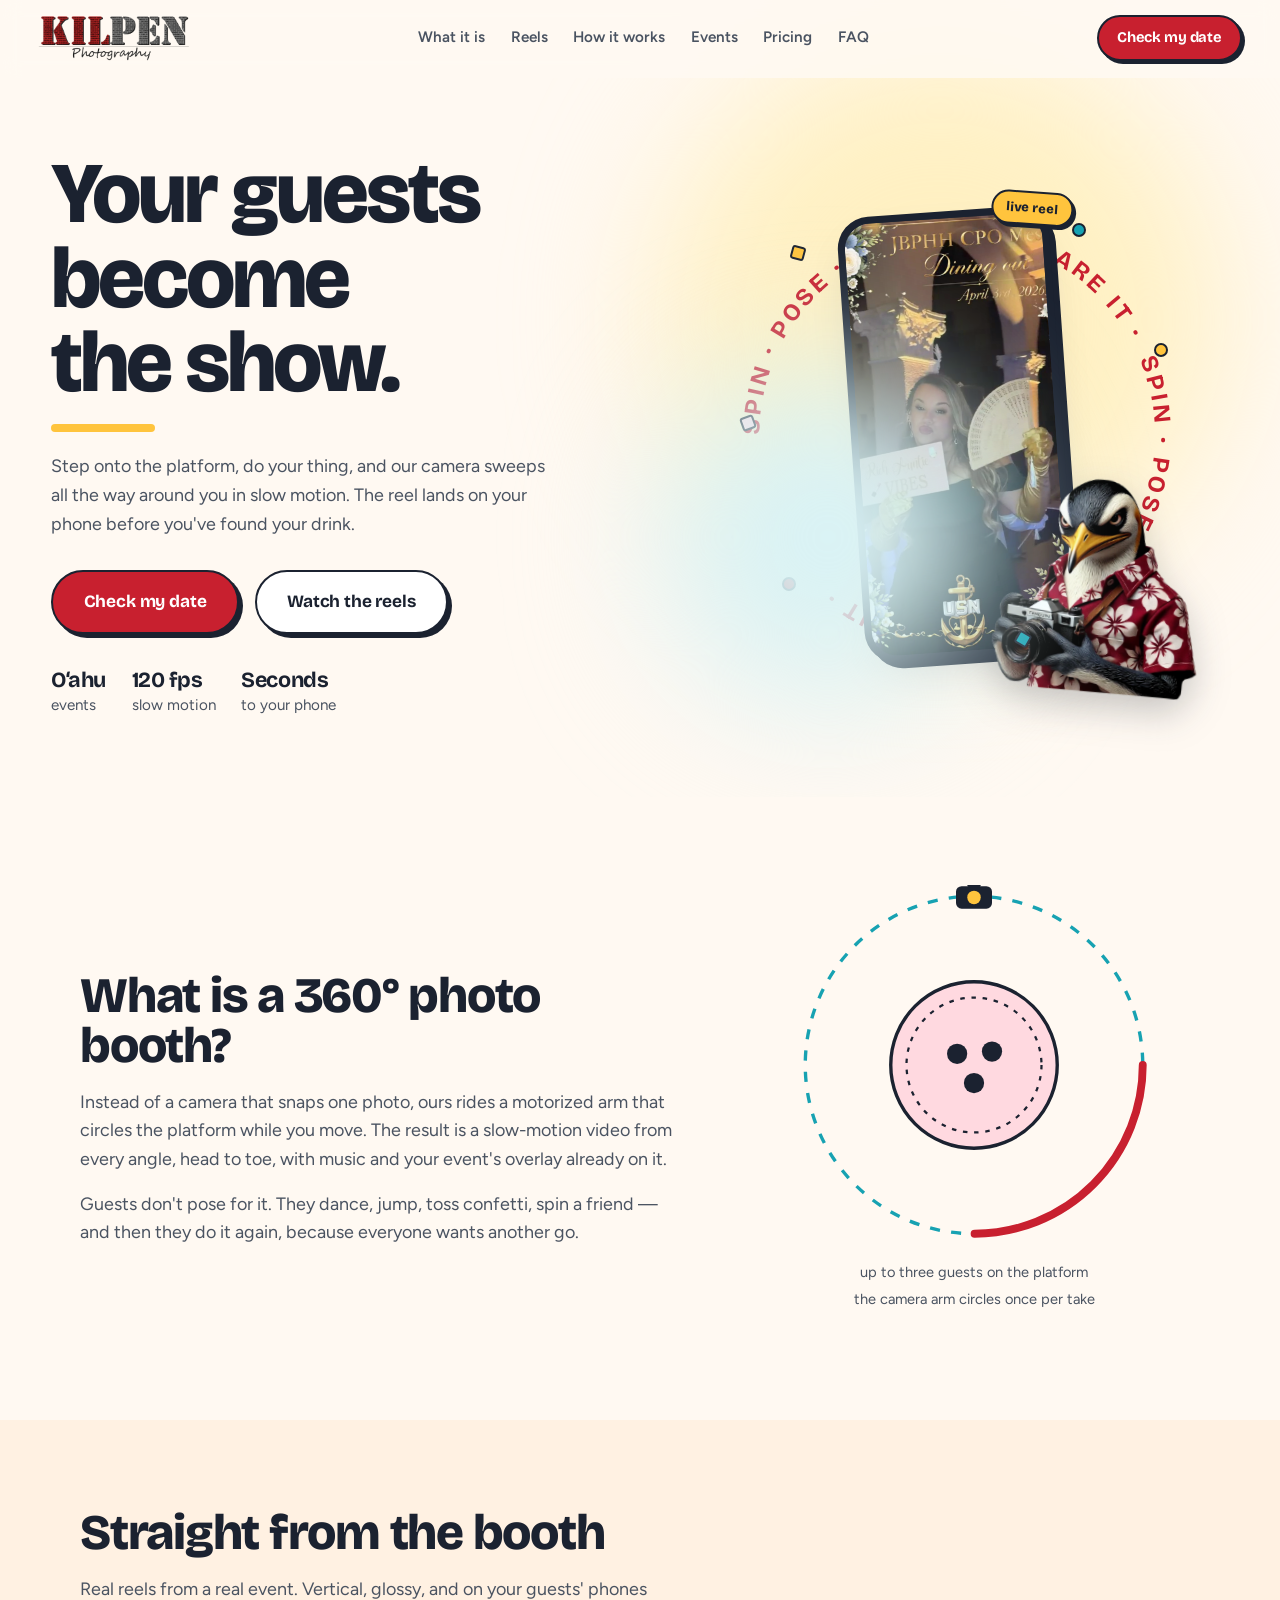
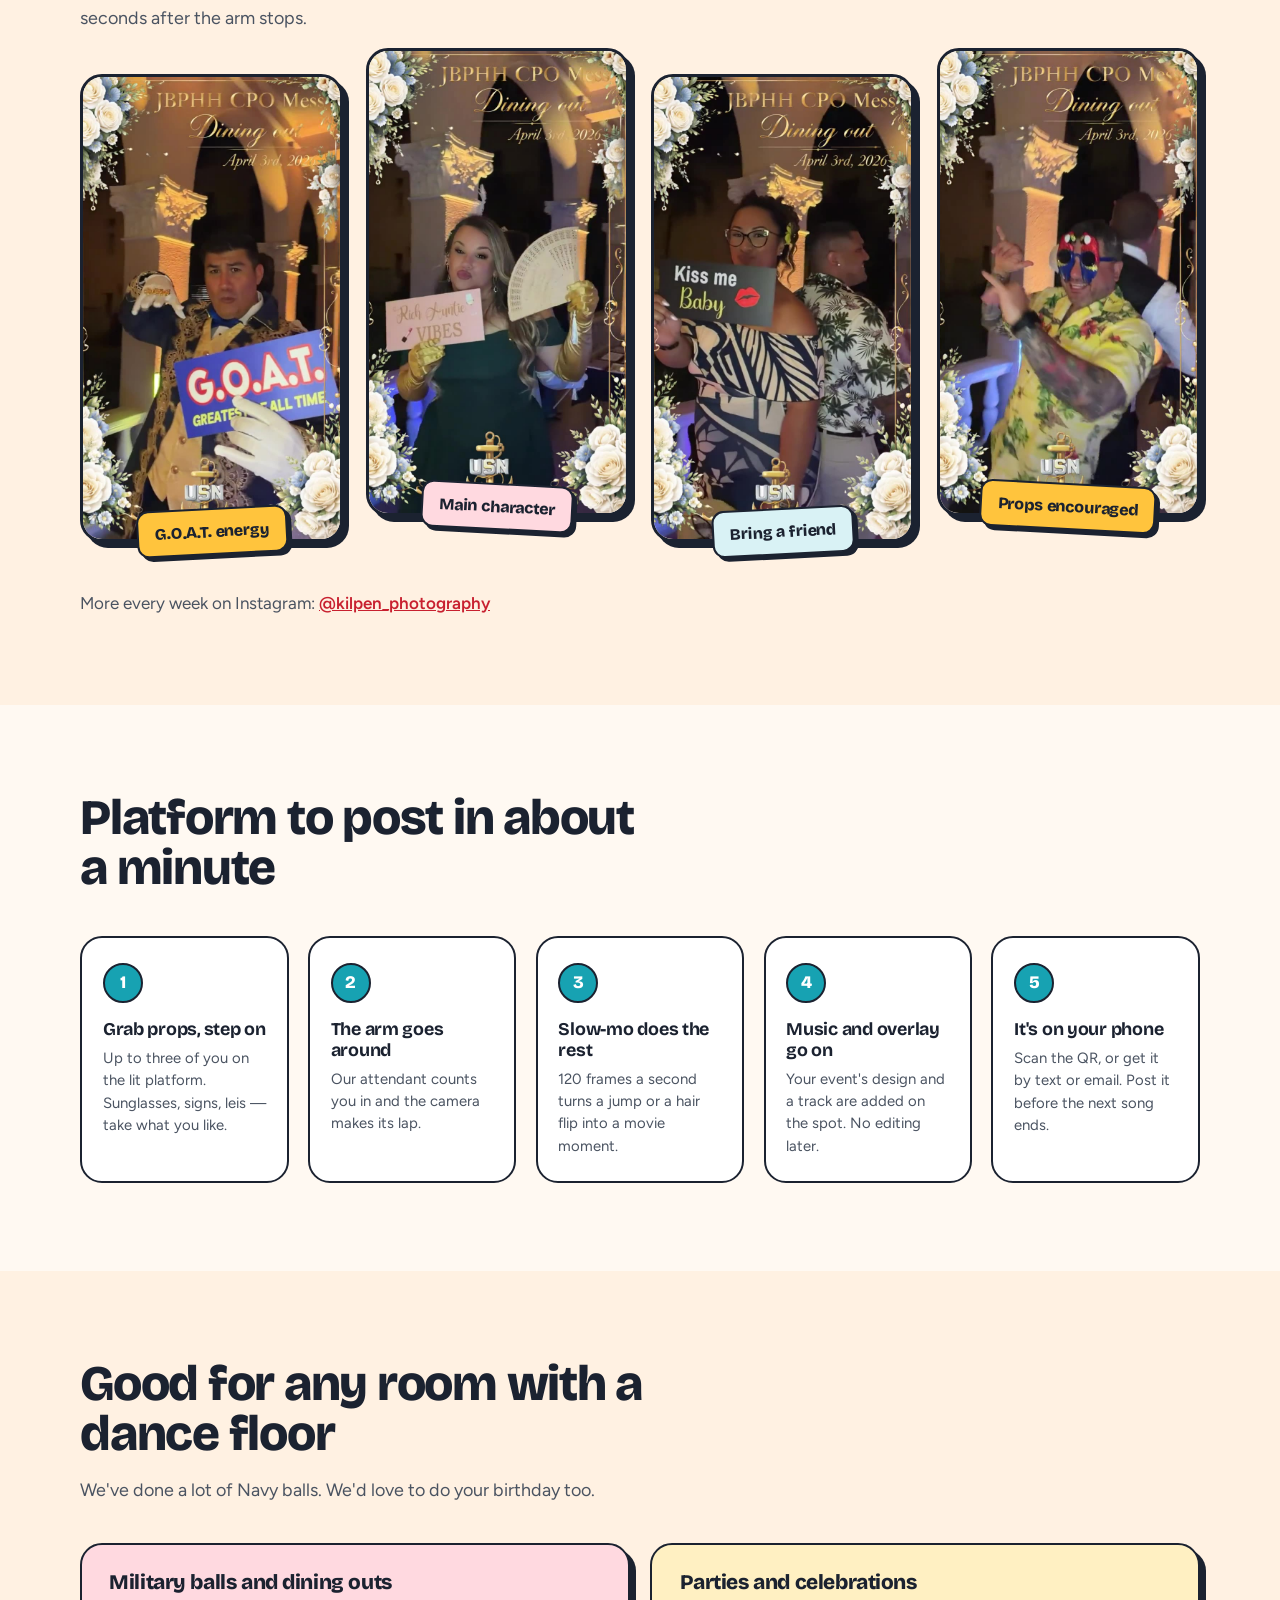
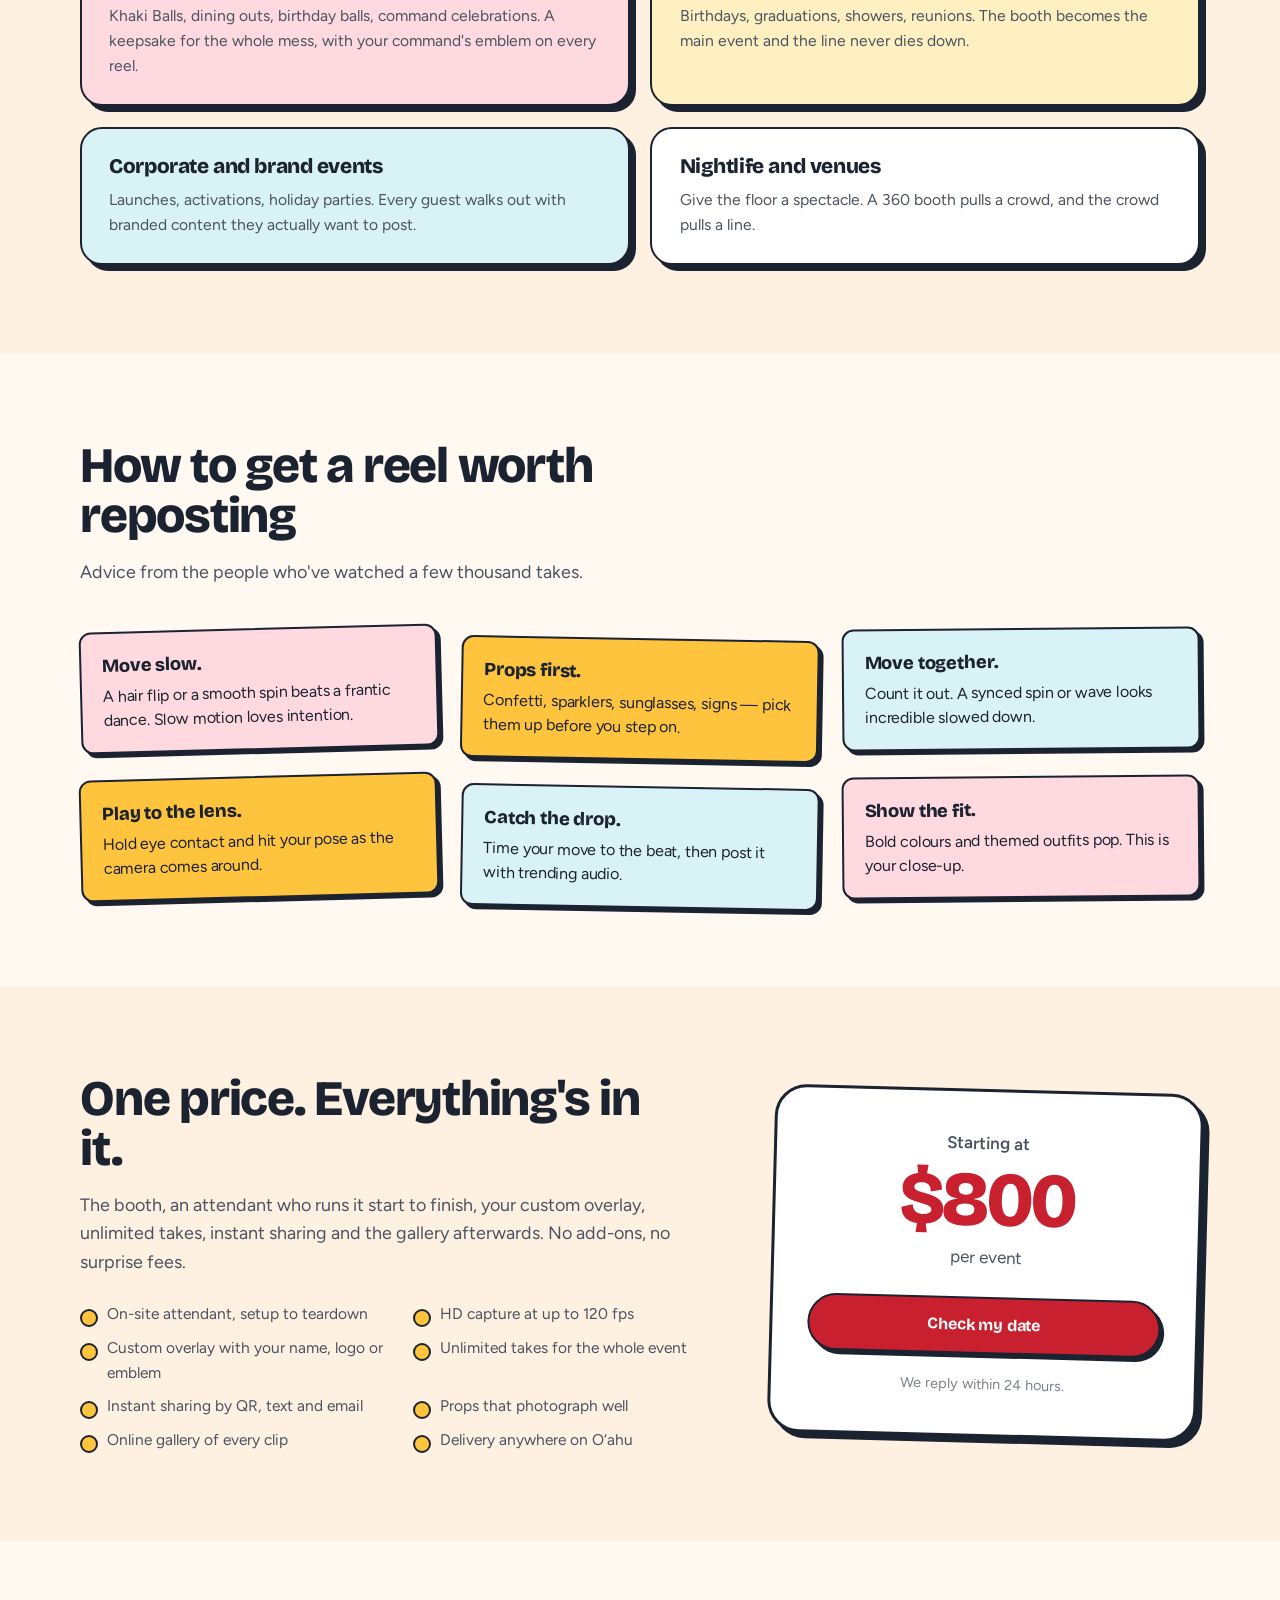
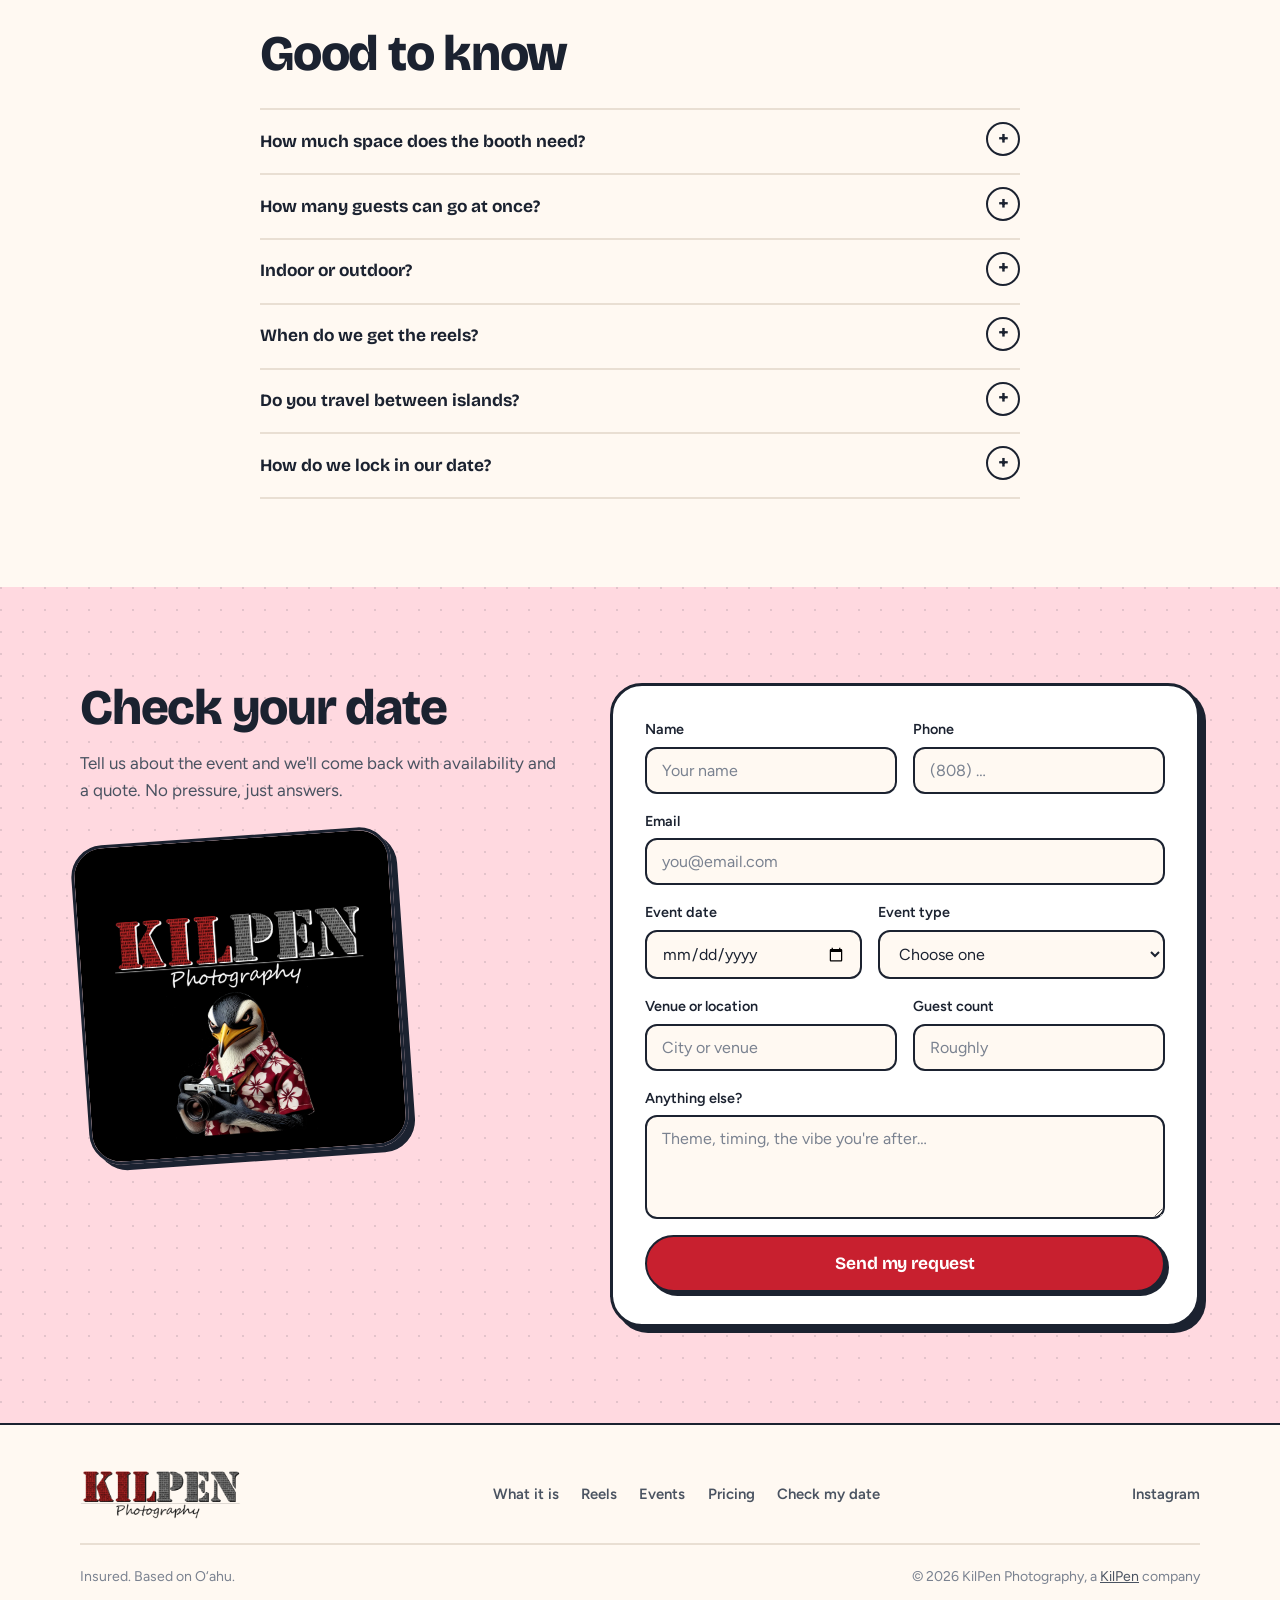
<file: index.html>
<!DOCTYPE html>
<html lang="en">
<head>
  <meta charset="utf-8">
  <meta name="viewport" content="width=device-width, initial-scale=1">
  <title>360° Photo Booth — KilPen Photography | O‘ahu</title>
  <meta name="description" content="A 360° photo booth that turns your guests into the show. Slow-motion reels, shared to their phones in seconds. Military balls, dining outs, parties and brand events on O‘ahu. Check your date.">
  <meta name="theme-color" content="#FFF9F2">
  <meta property="og:title" content="360° Photo Booth — KilPen Photography">
  <meta property="og:description" content="Slow-motion 360° reels your guests share in seconds. O‘ahu events: military balls, dining outs, parties, brand launches.">
  <meta property="og:image" content="https://kilpen.photography/assets/img/kilpen-penguin.png">
  <meta property="og:url" content="https://kilpen.photography/">
  <link rel="canonical" href="https://kilpen.photography/">
  <link rel="icon" type="image/png" sizes="180x180" href="assets/img/favicon-180.png">
  <link rel="icon" type="image/png" sizes="32x32" href="assets/img/favicon-32.png">
  <link rel="apple-touch-icon" href="assets/img/favicon-180.png">
  <link rel="preconnect" href="https://fonts.googleapis.com">
  <link rel="preconnect" href="https://fonts.gstatic.com" crossorigin>
  <link href="https://fonts.googleapis.com/css2?family=Bricolage+Grotesque:opsz,wght@12..96,500;12..96,700;12..96,800&family=Figtree:ital,wght@0,400;0,500;0,600;1,400&display=swap" rel="stylesheet">
  <link rel="stylesheet" href="assets/css/booth.css?v=20260930">
</head>
<body>

  <!-- ===== Nav ===== -->
  <header class="nav" id="nav">
    <div class="nav__inner">
      <a class="nav__brand" href="/" aria-label="KilPen Photography home">
        <img src="assets/img/kilpen-wordmark-light.png" alt="KilPen Photography" width="150" height="46">
      </a>
      <nav class="nav__links" id="navLinks" aria-label="Primary">
        <a href="#what">What it is</a>
        <a href="#reels">Reels</a>
        <a href="#how">How it works</a>
        <a href="#events">Events</a>
        <a href="#pricing">Pricing</a>
        <a href="#faq">FAQ</a>
      </nav>
      <div class="nav__actions">
        <a href="#quote" class="btn btn--primary btn--sm">Check my date</a>
      </div>
      <button class="nav__toggle" id="navToggle" aria-label="Menu" aria-expanded="false"><span></span><span></span><span></span></button>
    </div>
  </header>

  <!-- ===== Hero ===== -->
  <section class="hero">
    <div class="hero__grid">
      <div class="hero__copy">
        <h1 class="hero__title">Your guests become<br>the show.</h1>
        <p class="hero__sub">Step onto the platform, do your thing, and our camera sweeps all the way around you in slow motion. The reel lands on your phone before you've found your drink.</p>
        <div class="hero__cta">
          <a href="#quote" class="btn btn--primary btn--lg">Check my date</a>
          <a href="#reels" class="btn btn--outline btn--lg">Watch the reels</a>
        </div>
        <ul class="hero__facts" aria-label="Quick facts">
          <li><strong>O‘ahu</strong> events</li>
          <li><strong>120 fps</strong> slow motion</li>
          <li><strong>Seconds</strong> to your phone</li>
        </ul>
      </div>

      <!-- The booth, literally: a real reel inside a phone, with the arm's sweep as a ring of text -->
      <div class="hero__stage" aria-hidden="true">
        <div class="ring">
          <svg viewBox="0 0 400 400">
            <defs><path id="ringPath" d="M200,200 m-172,0 a172,172 0 1,1 344,0 a172,172 0 1,1 -344,0"/></defs>
            <text class="ring__text"><textPath href="#ringPath">spin · pose · slow-mo · share it ·&#160; spin · pose · slow-mo · share it ·&#160;</textPath></text>
          </svg>
        </div>
        <div class="phone">
          <video class="phone__video" src="assets/video/reel-02.mp4" poster="assets/img/reel-02-poster.jpg"
                 muted loop playsinline autoplay preload="metadata"></video>
          <span class="phone__badge">live reel</span>
        </div>
        <img class="hero__penguin" src="assets/img/kilpen-penguin-camera.webp" alt="" width="628" height="640">
        <span class="confetti confetti--1"></span><span class="confetti confetti--2"></span><span class="confetti confetti--3"></span>
        <span class="confetti confetti--4"></span><span class="confetti confetti--5"></span><span class="confetti confetti--6"></span>
      </div>
    </div>
  </section>

  <!-- ===== What it is ===== -->
  <section class="section" id="what">
    <div class="container what">
      <div class="what__copy">
        <h2 class="section__title">What is a 360° photo booth?</h2>
        <p class="lede">Instead of a camera that snaps one photo, ours rides a motorized arm that circles the platform while you move. The result is a slow-motion video from every angle, head to toe, with music and your event's overlay already on it.</p>
        <p class="lede">Guests don't pose for it. They dance, jump, toss confetti, spin a friend — and then they do it again, because everyone wants another go.</p>
      </div>
      <!-- a plan-view diagram of the booth: platform, arm sweep, camera -->
      <div class="diagram">
        <svg viewBox="0 0 320 390" role="img" aria-label="Diagram: guests stand on a round platform while a camera on an arm circles around them">
          <circle cx="160" cy="160" r="150" fill="none" stroke="#17A2B2" stroke-width="3" stroke-dasharray="9 10"/>
          <circle cx="160" cy="160" r="150" fill="none" stroke="#C8202F" stroke-width="7" stroke-dasharray="235 1000" stroke-linecap="round" class="diagram__sweep"/>
          <circle cx="160" cy="160" r="74" fill="#FFD9E0" stroke="#1B2230" stroke-width="3"/>
          <circle cx="160" cy="160" r="60" fill="none" stroke="#1B2230" stroke-width="2" stroke-dasharray="4 6"/>
          <g fill="#1B2230"><circle cx="145" cy="150" r="9"/><circle cx="176" cy="148" r="9"/><circle cx="160" cy="176" r="9"/></g>
          <g transform="translate(160 10)">
            <rect x="-16" y="-9" width="32" height="20" rx="5" fill="#1B2230"/>
            <circle cx="0" cy="1" r="6" fill="#FFC43D"/><rect x="-6" y="-13" width="12" height="5" rx="2" fill="#1B2230"/>
          </g>
          <text x="160" y="348" text-anchor="middle" class="diagram__label">up to three guests on the platform</text>
          <text x="160" y="372" text-anchor="middle" class="diagram__label">the camera arm circles once per take</text>
        </svg>
      </div>
    </div>
  </section>

  <!-- ===== Reels ===== -->
  <section class="section section--tint" id="reels">
    <div class="container">
      <h2 class="section__title">Straight from the booth</h2>
      <p class="lede">Real reels from a real event. Vertical, glossy, and on your guests' phones seconds after the arm stops.</p>
      <!-- Four real sample reels (assets/video/reel-0N.mp4, 720x1290 silent H.264 + poster assets/img/reel-0N-poster.jpg) -->
      <div class="reels">
        <figure class="reel">
          <video class="reel__video" src="assets/video/reel-01.mp4" poster="assets/img/reel-01-poster.jpg" muted loop playsinline autoplay preload="metadata" aria-label="Sample 360 booth reel 1"></video>
          <figcaption class="sign sign--yellow">G.O.A.T. energy</figcaption>
        </figure>
        <figure class="reel reel--up">
          <video class="reel__video" src="assets/video/reel-02.mp4" poster="assets/img/reel-02-poster.jpg" muted loop playsinline autoplay preload="metadata" aria-label="Sample 360 booth reel 2"></video>
          <figcaption class="sign sign--pink">Main character</figcaption>
        </figure>
        <figure class="reel">
          <video class="reel__video" src="assets/video/reel-03.mp4" poster="assets/img/reel-03-poster.jpg" muted loop playsinline autoplay preload="metadata" aria-label="Sample 360 booth reel 3"></video>
          <figcaption class="sign sign--teal">Bring a friend</figcaption>
        </figure>
        <figure class="reel reel--up">
          <video class="reel__video" src="assets/video/reel-04.mp4" poster="assets/img/reel-04-poster.jpg" muted loop playsinline autoplay preload="metadata" aria-label="Sample 360 booth reel 4"></video>
          <figcaption class="sign sign--yellow">Props encouraged</figcaption>
        </figure>
      </div>
      <p class="reels__follow">More every week on Instagram: <a href="https://www.instagram.com/kilpen_photography/" rel="noopener">@kilpen_photography</a></p>
    </div>
  </section>

  <!-- ===== How it works ===== -->
  <section class="section" id="how">
    <div class="container">
      <h2 class="section__title">Platform to post in about a minute</h2>
      <ol class="steps">
        <li class="step"><span class="step__n">1</span><h3>Grab props, step on</h3><p>Up to three of you on the lit platform. Sunglasses, signs, leis — take what you like.</p></li>
        <li class="step"><span class="step__n">2</span><h3>The arm goes around</h3><p>Our attendant counts you in and the camera makes its lap.</p></li>
        <li class="step"><span class="step__n">3</span><h3>Slow-mo does the rest</h3><p>120 frames a second turns a jump or a hair flip into a movie moment.</p></li>
        <li class="step"><span class="step__n">4</span><h3>Music and overlay go on</h3><p>Your event's design and a track are added on the spot. No editing later.</p></li>
        <li class="step"><span class="step__n">5</span><h3>It's on your phone</h3><p>Scan the QR, or get it by text or email. Post it before the next song ends.</p></li>
      </ol>
    </div>
  </section>

  <!-- ===== Events ===== -->
  <section class="section section--tint" id="events">
    <div class="container">
      <h2 class="section__title">Good for any room with a dance floor</h2>
      <p class="lede">We've done a lot of Navy balls. We'd love to do your birthday too.</p>
      <div class="events">
        <article class="event">
          <h3>Military balls and dining outs</h3>
          <p>Khaki Balls, dining outs, birthday balls, command celebrations. A keepsake for the whole mess, with your command's emblem on every reel.</p>
        </article>
        <article class="event">
          <h3>Parties and celebrations</h3>
          <p>Birthdays, graduations, showers, reunions. The booth becomes the main event and the line never dies down.</p>
        </article>
        <article class="event">
          <h3>Corporate and brand events</h3>
          <p>Launches, activations, holiday parties. Every guest walks out with branded content they actually want to post.</p>
        </article>
        <article class="event">
          <h3>Nightlife and venues</h3>
          <p>Give the floor a spectacle. A 360 booth pulls a crowd, and the crowd pulls a line.</p>
        </article>
      </div>
    </div>
  </section>

  <!-- ===== Pro tips (prop signs) ===== -->
  <section class="section" id="tips">
    <div class="container">
      <h2 class="section__title">How to get a reel worth reposting</h2>
      <p class="lede">Advice from the people who've watched a few thousand takes.</p>
      <div class="tips">
        <div class="tip sign sign--pink"><strong>Move slow.</strong> A hair flip or a smooth spin beats a frantic dance. Slow motion loves intention.</div>
        <div class="tip sign sign--yellow"><strong>Props first.</strong> Confetti, sparklers, sunglasses, signs — pick them up before you step on.</div>
        <div class="tip sign sign--teal"><strong>Move together.</strong> Count it out. A synced spin or wave looks incredible slowed down.</div>
        <div class="tip sign sign--yellow"><strong>Play to the lens.</strong> Hold eye contact and hit your pose as the camera comes around.</div>
        <div class="tip sign sign--teal"><strong>Catch the drop.</strong> Time your move to the beat, then post it with trending audio.</div>
        <div class="tip sign sign--pink"><strong>Show the fit.</strong> Bold colours and themed outfits pop. This is your close-up.</div>
      </div>
    </div>
  </section>

  <!-- ===== Pricing ===== -->
  <section class="section section--tint" id="pricing">
    <div class="container pricing">
      <div class="pricing__copy">
        <h2 class="section__title">One price. Everything's in it.</h2>
        <p class="lede">The booth, an attendant who runs it start to finish, your custom overlay, unlimited takes, instant sharing and the gallery afterwards. No add-ons, no surprise fees.</p>
        <ul class="included">
          <li>On-site attendant, setup to teardown</li>
          <li>HD capture at up to 120 fps</li>
          <li>Custom overlay with your name, logo or emblem</li>
          <li>Unlimited takes for the whole event</li>
          <li>Instant sharing by QR, text and email</li>
          <li>Props that photograph well</li>
          <li>Online gallery of every clip</li>
          <li>Delivery anywhere on O‘ahu</li>
        </ul>
      </div>
      <div class="price">
        <span class="price__from">Starting at</span>
        <span class="price__v">$800</span>
        <span class="price__l">per event</span>
        <a href="#quote" class="btn btn--primary btn--full">Check my date</a>
        <span class="price__note">We reply within 24 hours.</span>
      </div>
    </div>
  </section>

  <!-- ===== FAQ ===== -->
  <section class="section" id="faq">
    <div class="container narrow">
      <h2 class="section__title">Good to know</h2>
      <div class="faq">
        <details><summary>How much space does the booth need?</summary><p>About a 10×10 ft area with a standard power outlet nearby. We handle the rest.</p></details>
        <details><summary>How many guests can go at once?</summary><p>Up to three comfortably on the platform.</p></details>
        <details><summary>Indoor or outdoor?</summary><p>Both. Outdoor setups need level ground and dry weather.</p></details>
        <details><summary>When do we get the reels?</summary><p>At the event, instantly, by QR, text or email. The full online gallery follows within 48 hours.</p></details>
        <details><summary>Do you travel between islands?</summary><p>Not yet — we serve events on O‘ahu.</p></details>
        <details><summary>How do we lock in our date?</summary><p>Send the form below. We confirm availability and hold your date, usually the same day.</p></details>
      </div>
    </div>
  </section>

  <!-- ===== Quote form ===== -->
  <section class="quote" id="quote">
    <div class="container quote__grid">
      <div class="quote__copy">
        <h2 class="section__title">Check your date</h2>
        <p>Tell us about the event and we'll come back with availability and a quote. No pressure, just answers.</p>
        <img class="quote__penguin" src="assets/img/kilpen-penguin.png" alt="" width="900" height="900">
      </div>
      <!-- Submits via fetch (booth.js) to the n8n webhook /webhook/photography-quote → email to info@kilpen.photography. "website" is a honeypot: humans never see it, bots fill it. -->
      <form class="quote__form" id="quoteForm" novalidate>
        <div class="row2">
          <label><span>Name</span><input type="text" name="name" placeholder="Your name" required></label>
          <label><span>Phone</span><input type="tel" name="phone" placeholder="(808) …"></label>
        </div>
        <label><span>Email</span><input type="email" name="email" placeholder="you@email.com" required></label>
        <div class="row2">
          <label><span>Event date</span><input type="date" name="date"></label>
          <label><span>Event type</span>
            <select name="type">
              <option value="" disabled selected>Choose one</option>
              <option>Military formal event / dining out</option><option>Corporate / brand event</option>
              <option>Party / celebration</option><option>Nightlife / venue</option>
              <option>Grand opening</option><option>Other</option>
            </select>
          </label>
        </div>
        <div class="row2">
          <label><span>Venue or location</span><input type="text" name="location" placeholder="City or venue"></label>
          <label><span>Guest count</span><input type="text" name="guests" placeholder="Roughly"></label>
        </div>
        <label><span>Anything else?</span><textarea name="message" rows="4" placeholder="Theme, timing, the vibe you're after…"></textarea></label>
        <label class="hp" aria-hidden="true"><span>Website</span><input type="text" name="website" tabindex="-1" autocomplete="off"></label>
        <button type="submit" class="btn btn--primary btn--full btn--lg">Send my request</button>
        <p class="quote__ok" id="quoteOk" hidden>Sent. We'll be in touch within 24 hours.</p>
        <p class="quote__err" id="quoteErr" hidden></p>
      </form>
    </div>
  </section>

  <!-- ===== Footer ===== -->
  <footer class="foot">
    <div class="container foot__inner">
      <a href="/" class="foot__brand"><img src="assets/img/kilpen-wordmark-light.png" alt="KilPen Photography" width="160" height="49"></a>
      <nav class="foot__links" aria-label="Footer">
        <a href="#what">What it is</a><a href="#reels">Reels</a><a href="#events">Events</a><a href="#pricing">Pricing</a><a href="#quote">Check my date</a>
      </nav>
      <a class="foot__social" href="https://www.instagram.com/kilpen_photography/" rel="noopener">Instagram</a>
    </div>
    <div class="container foot__legal">
      <span>Insured. Based on O‘ahu.</span>
      <span>© <span id="yr"></span> KilPen Photography, a <a href="https://kilpen.com" rel="noopener">KilPen</a> company</span>
    </div>
  </footer>

  <script src="assets/js/booth.js?v=20260930"></script>
</body>
</html>
</file>
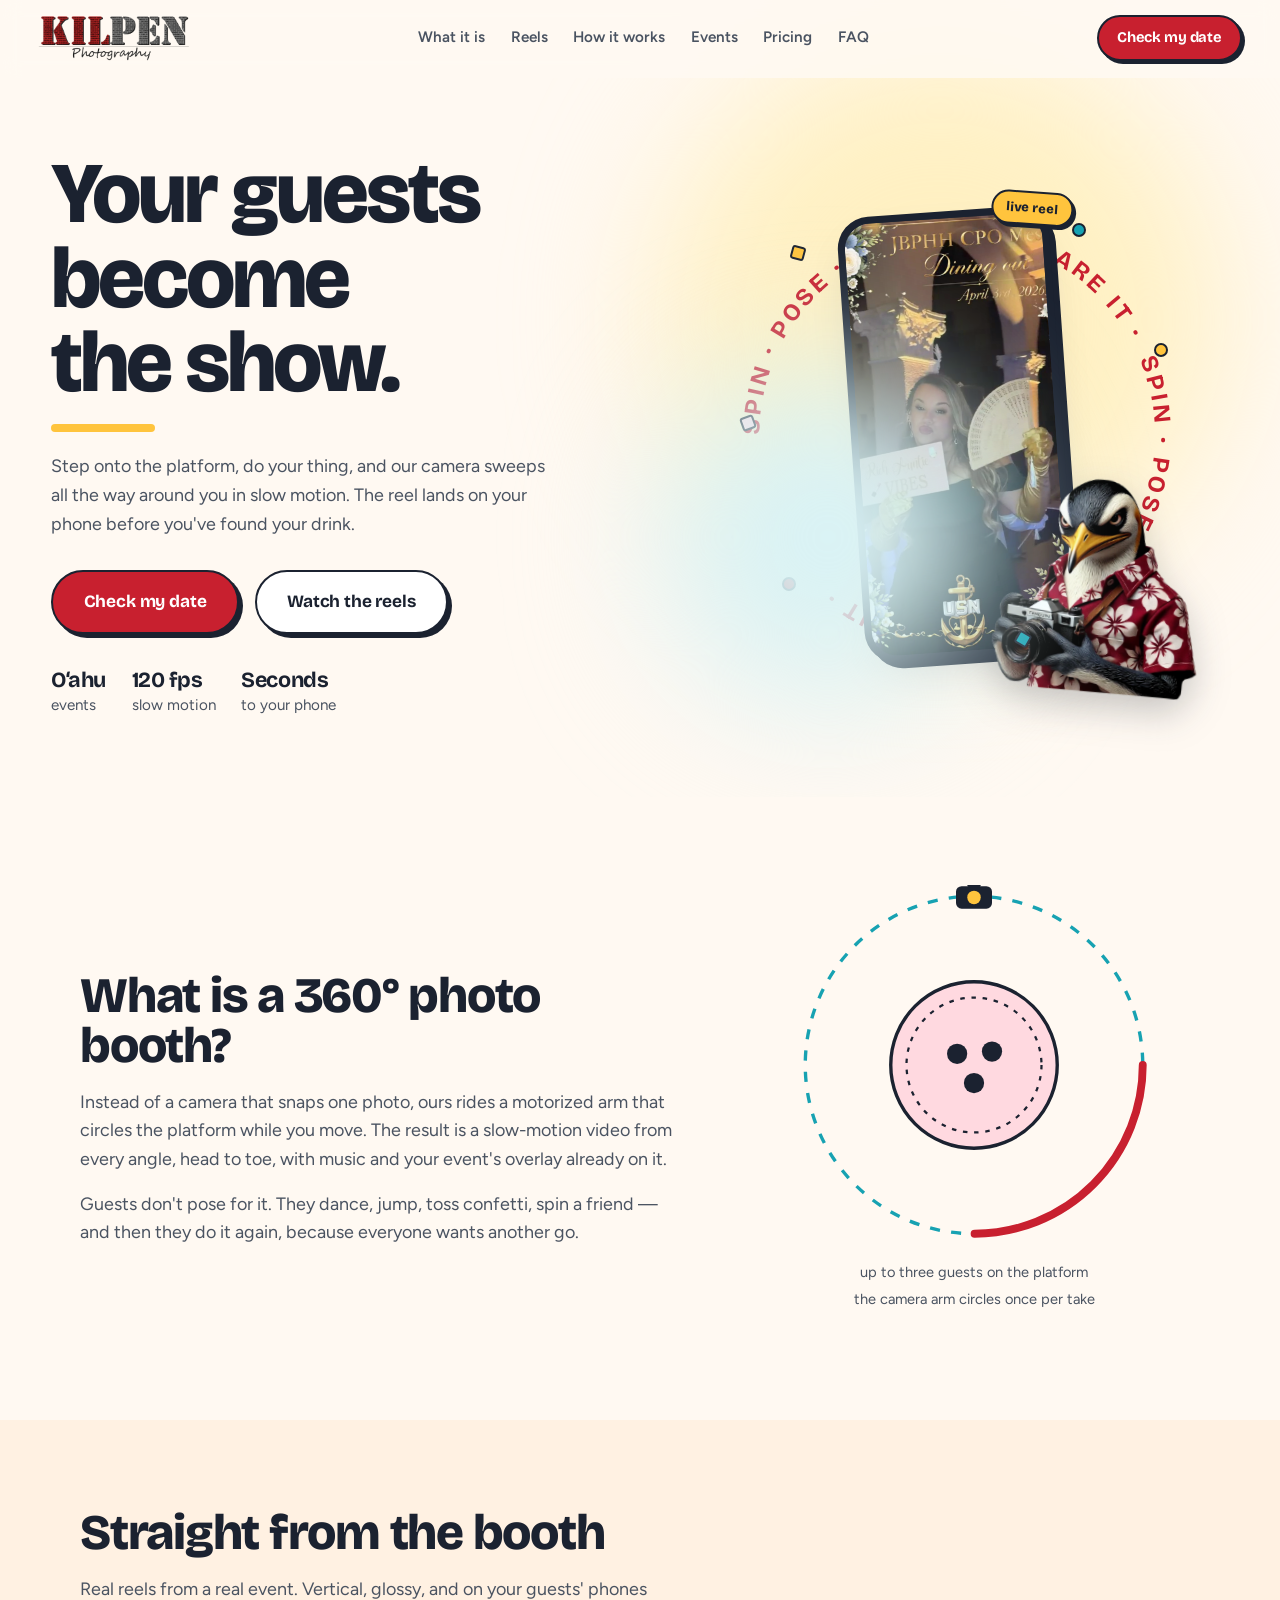
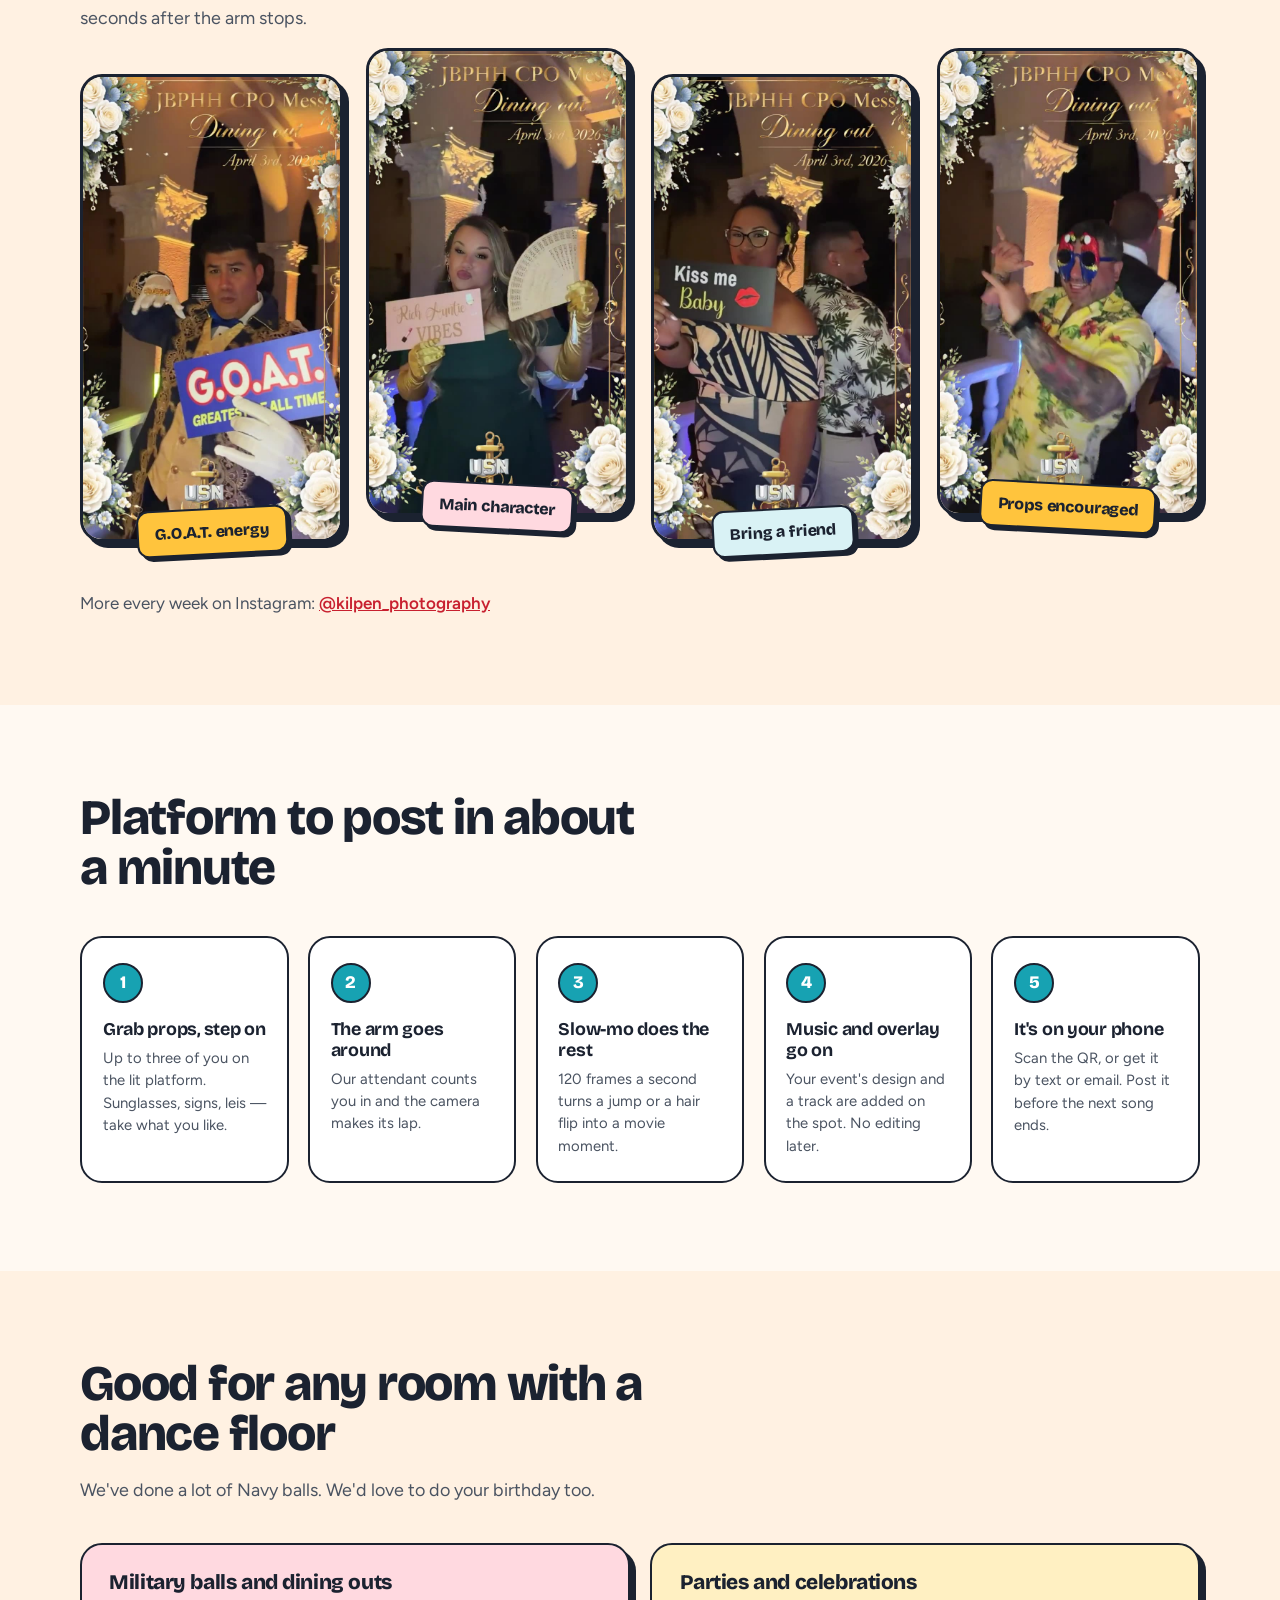
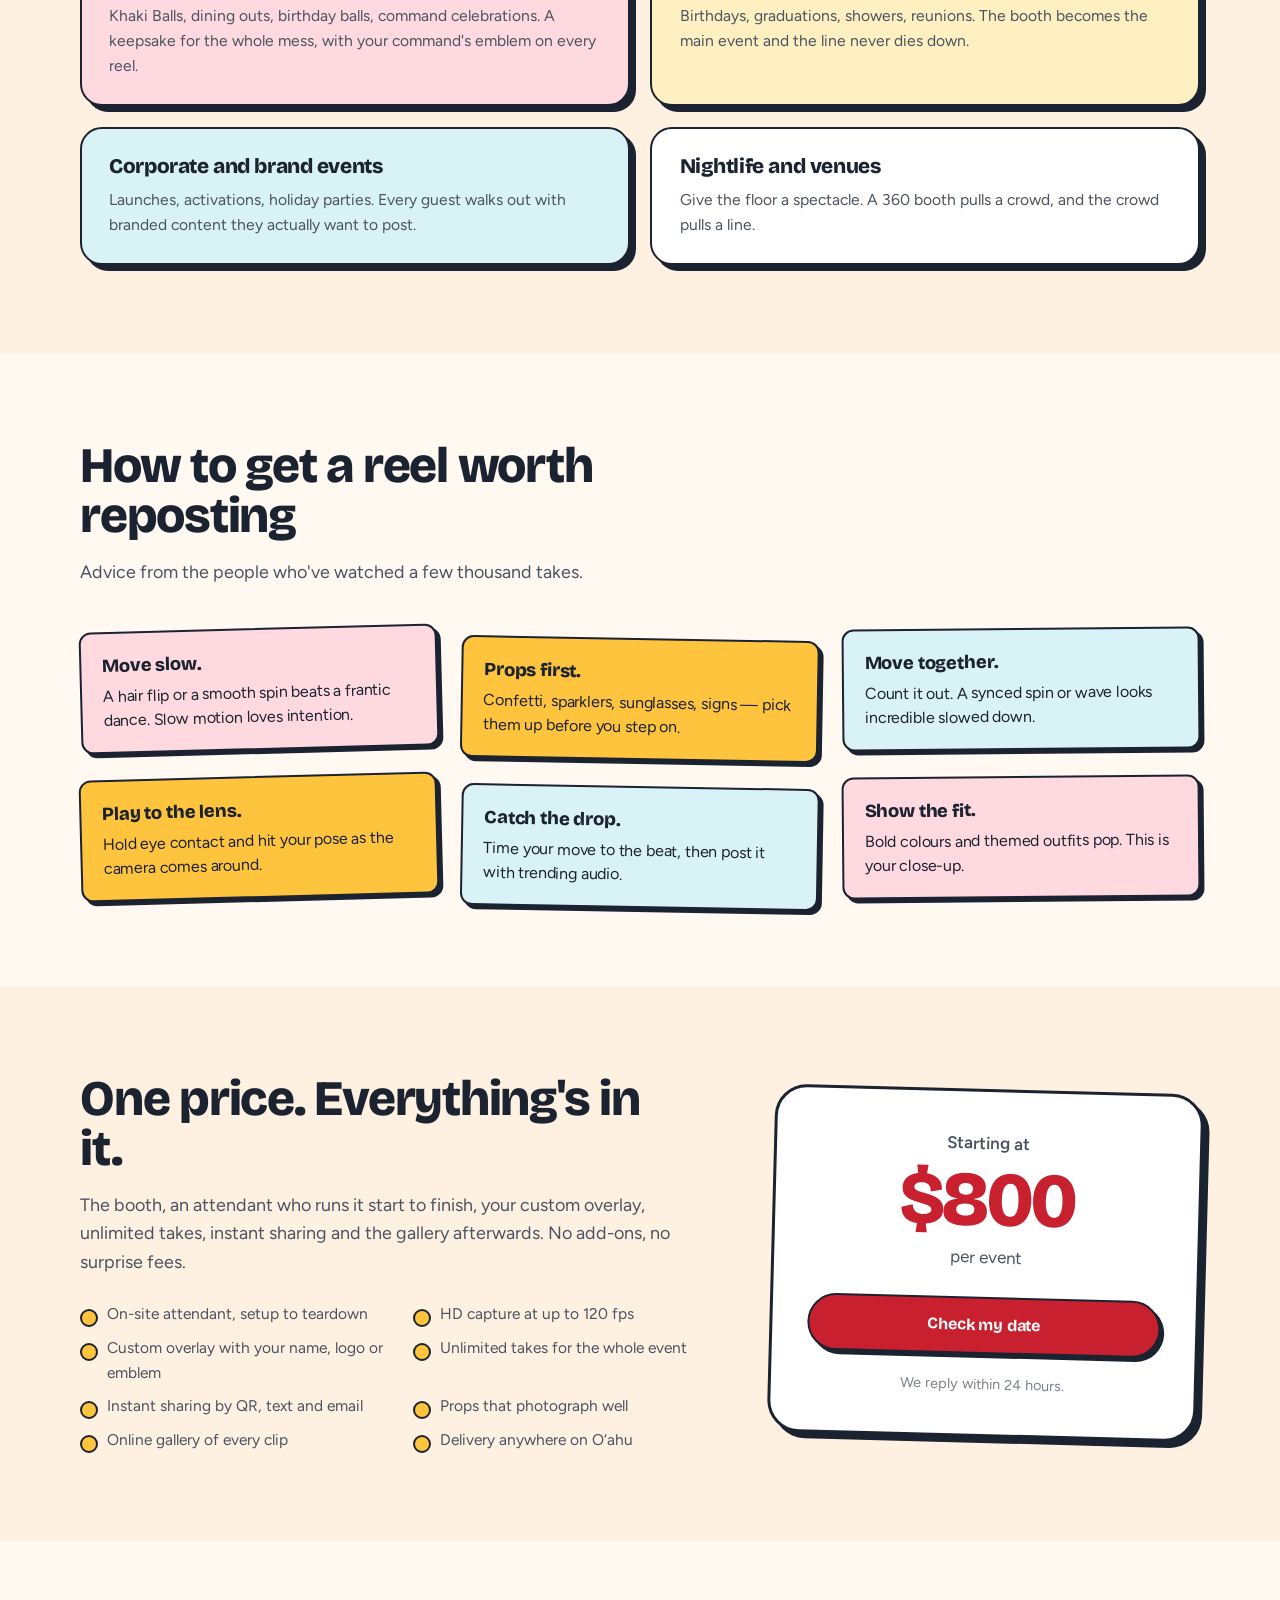
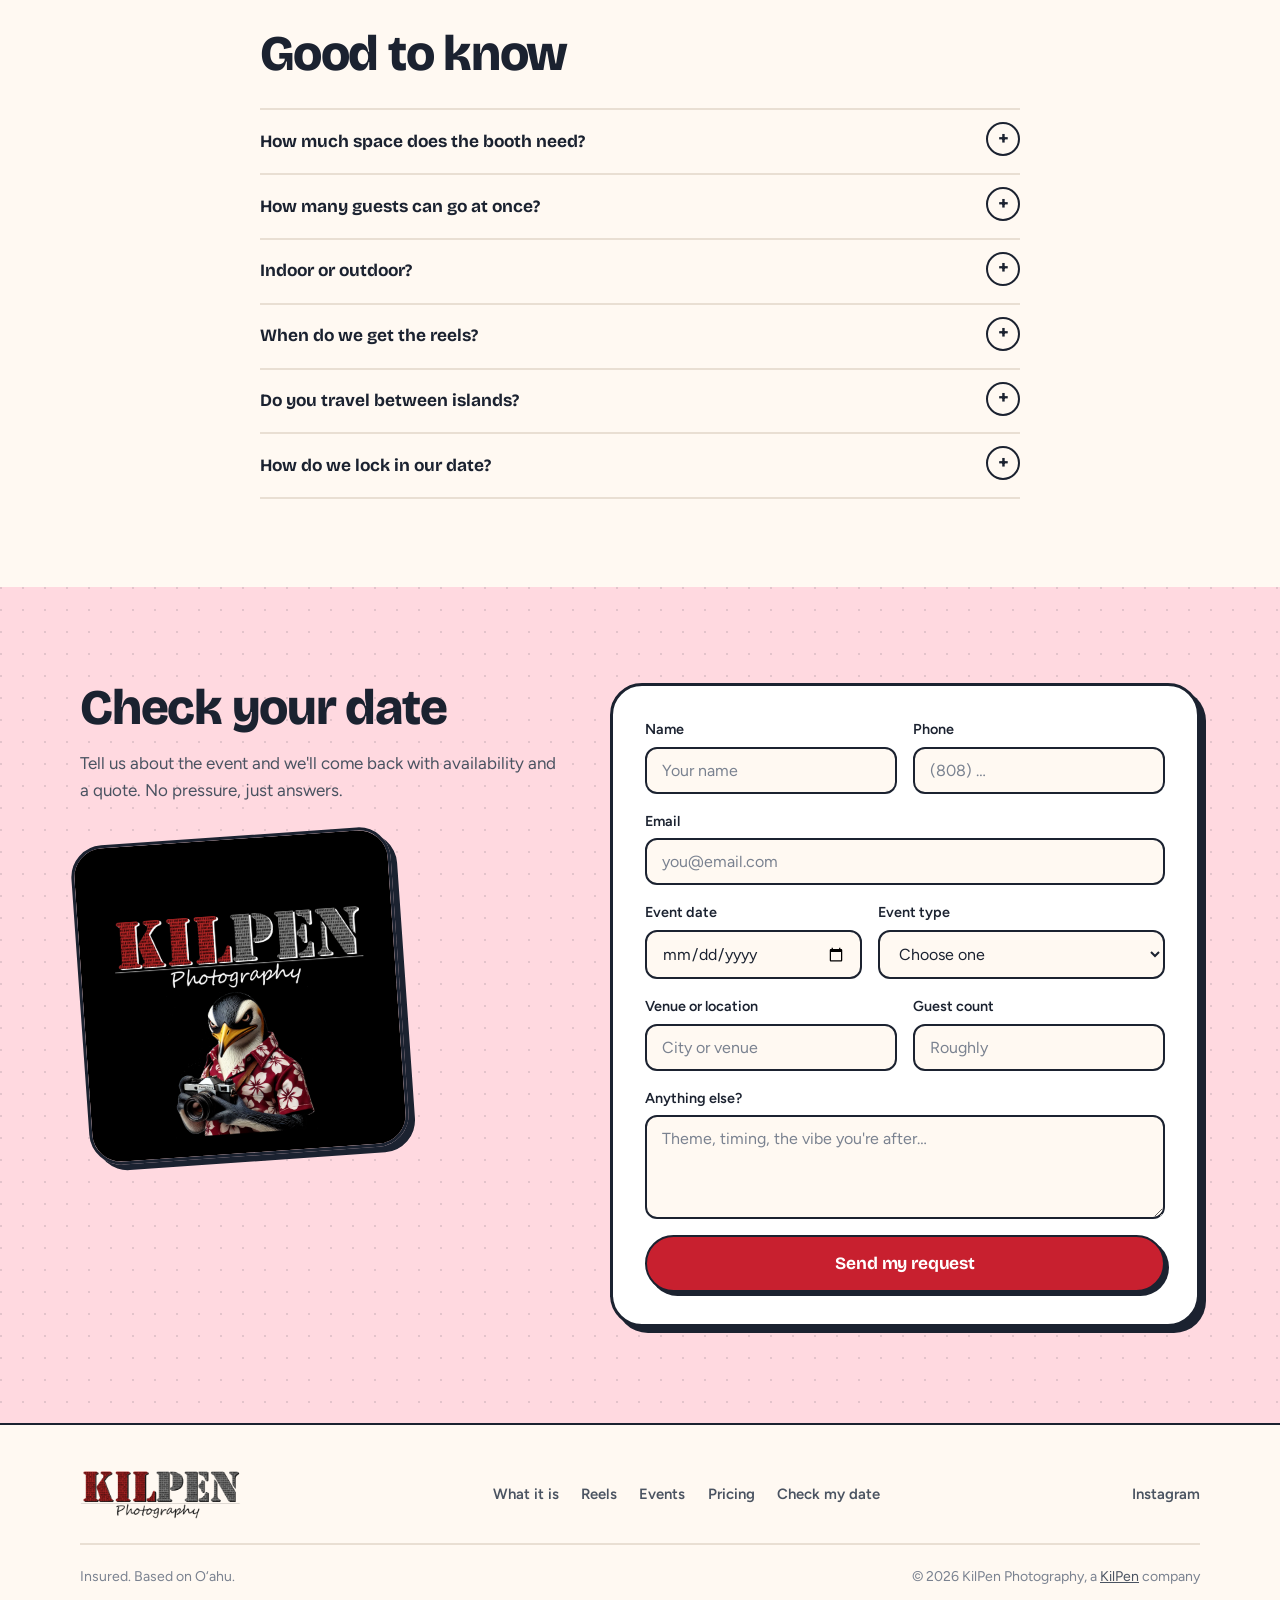
<file: 360/index.html>
<!DOCTYPE html>
<html lang="en">
<head>
  <meta charset="utf-8">
  <title>KilPen Photography — 360° Photo Booth</title>
  <meta name="robots" content="noindex">
  <meta http-equiv="refresh" content="0; url=/">
  <link rel="canonical" href="https://kilpen.photography/">
  <script>location.replace("/");</script>
</head>
<body>
  <p>The 360° Photo Booth now lives at our front door — <a href="/">kilpen.photography</a>.</p>
</body>
</html>
</file>
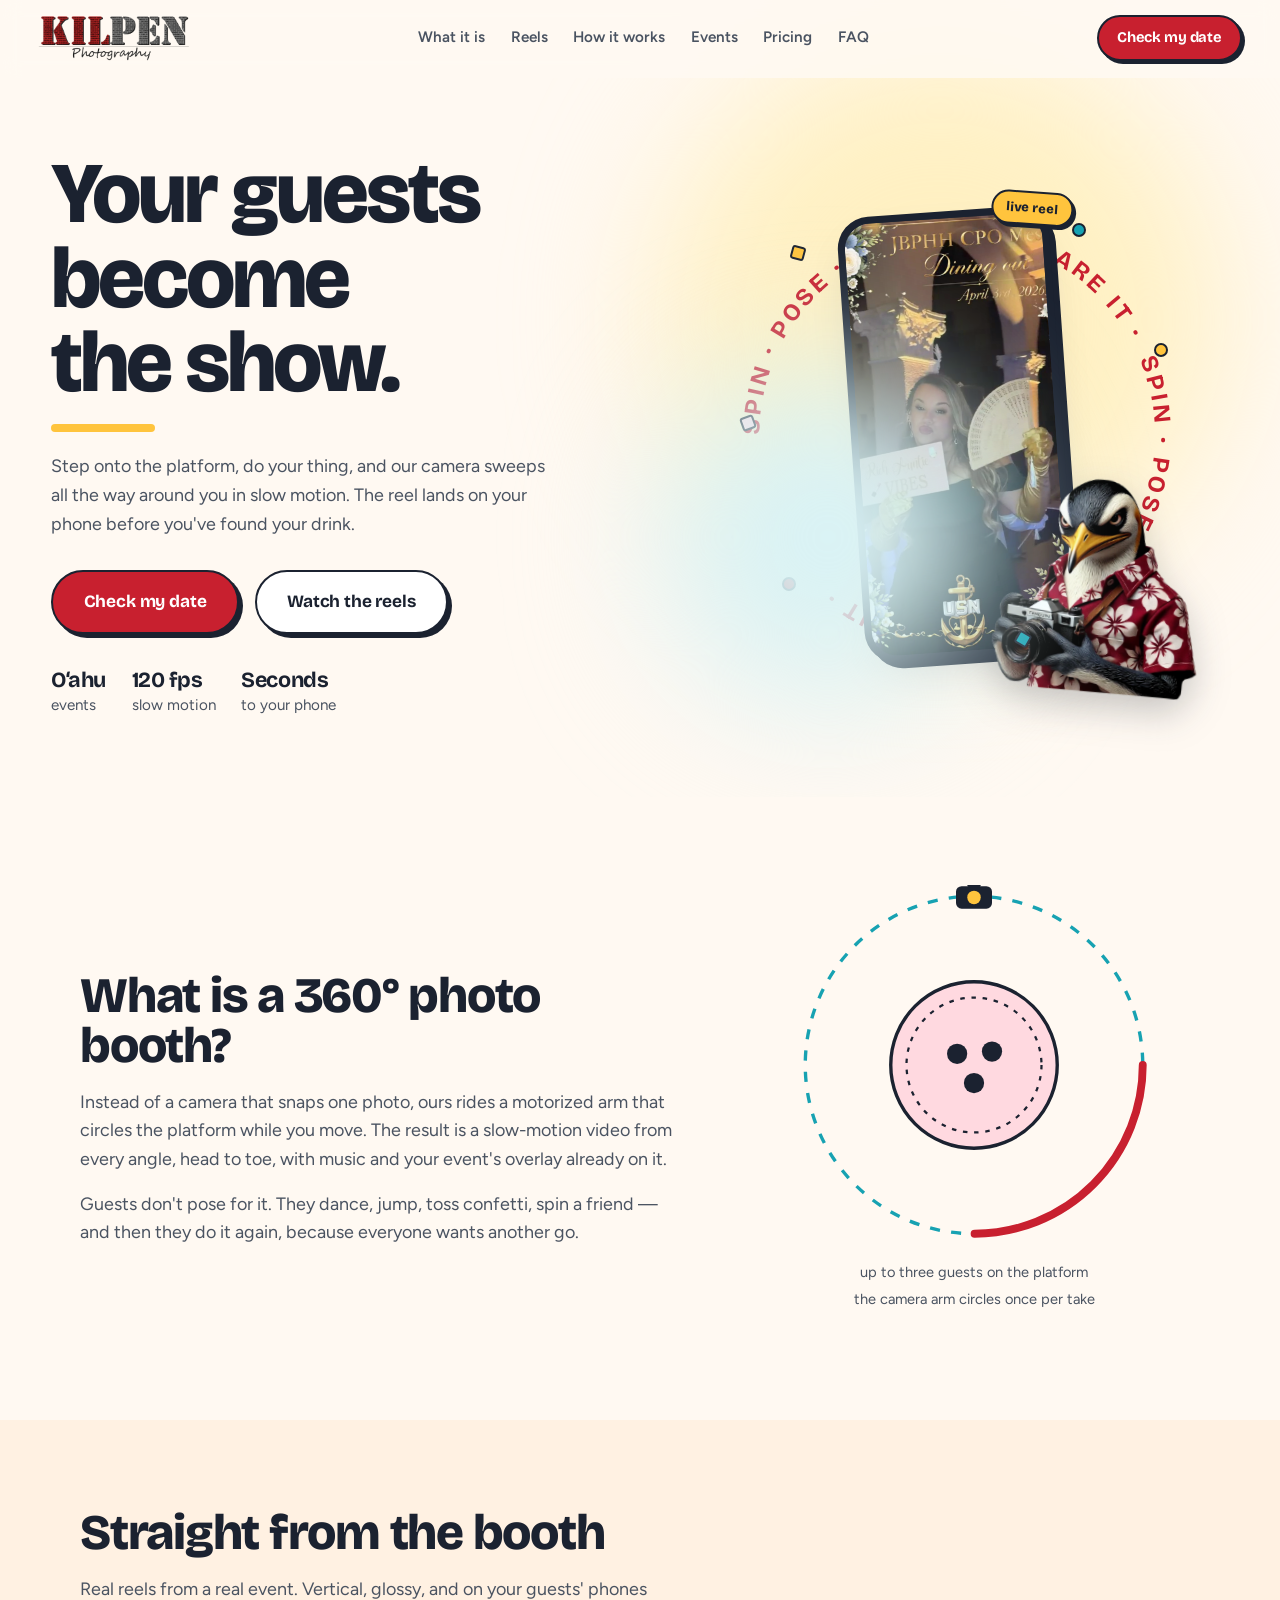
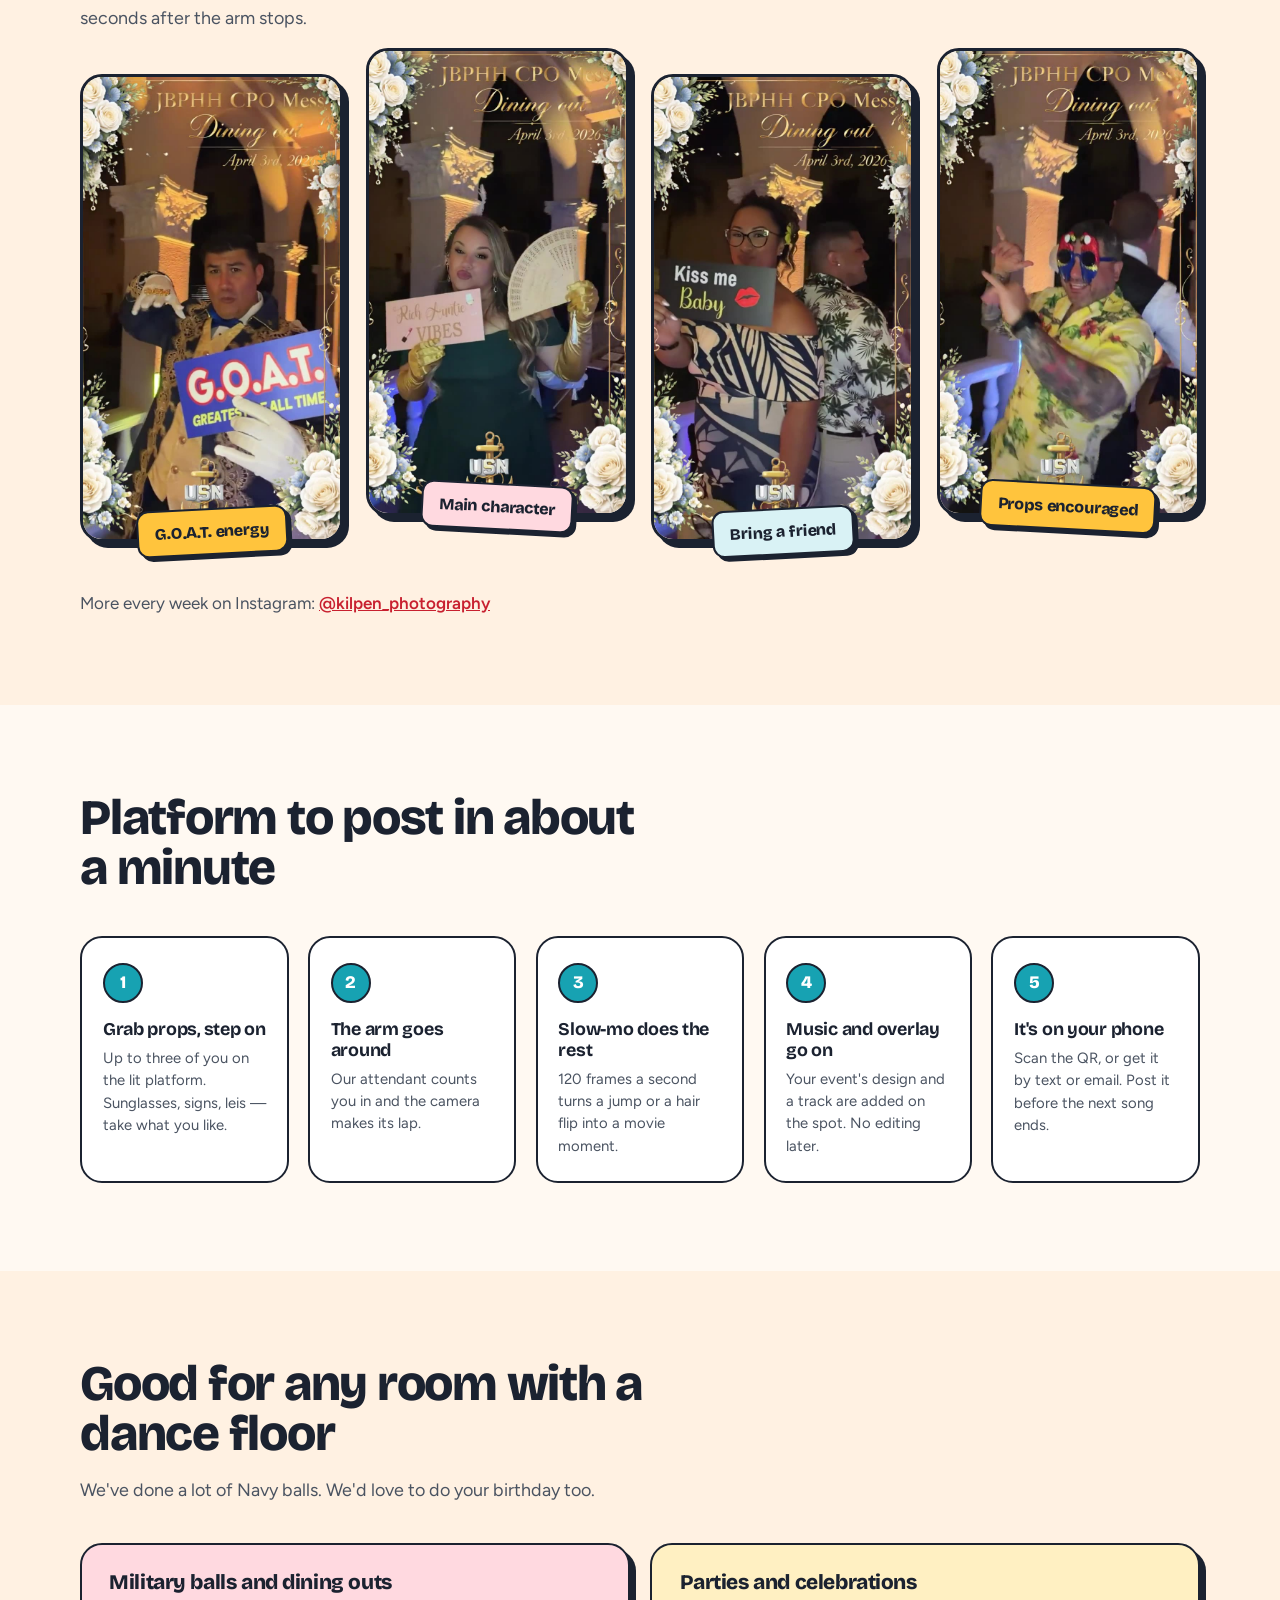
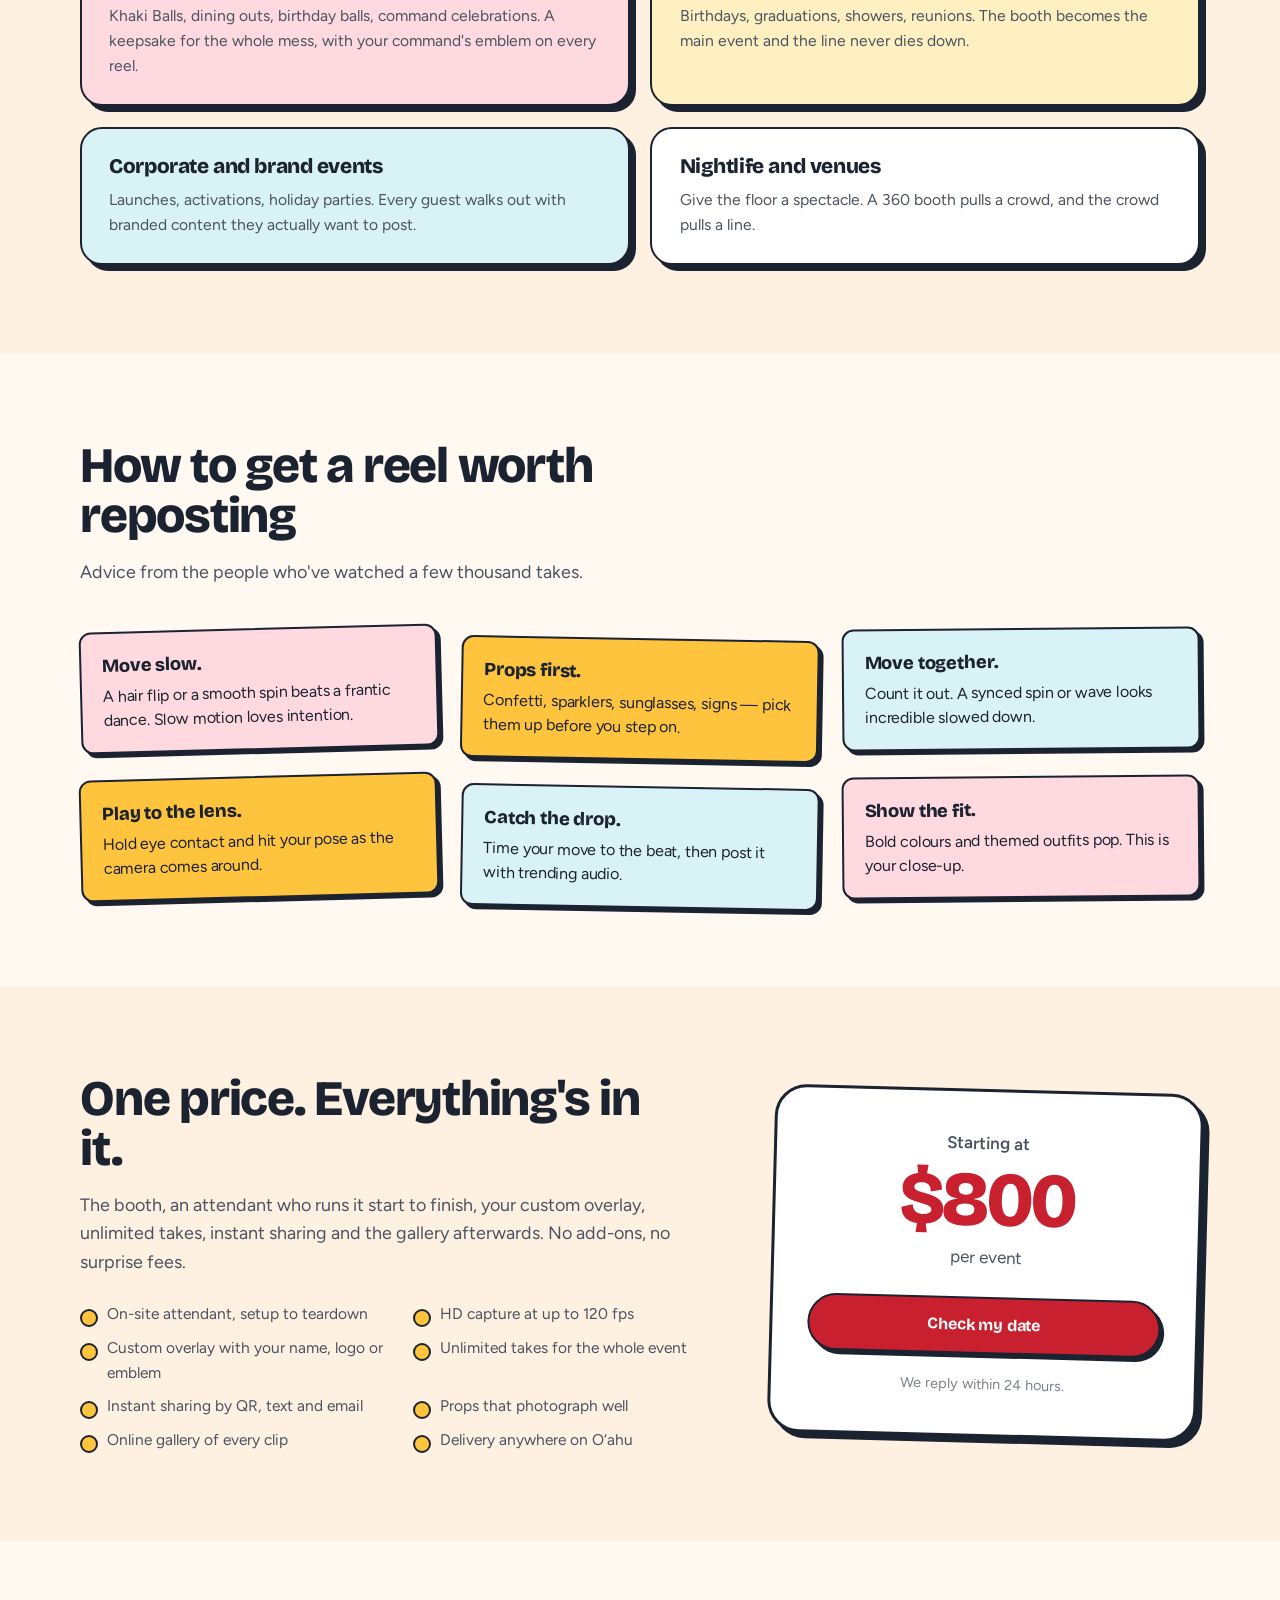
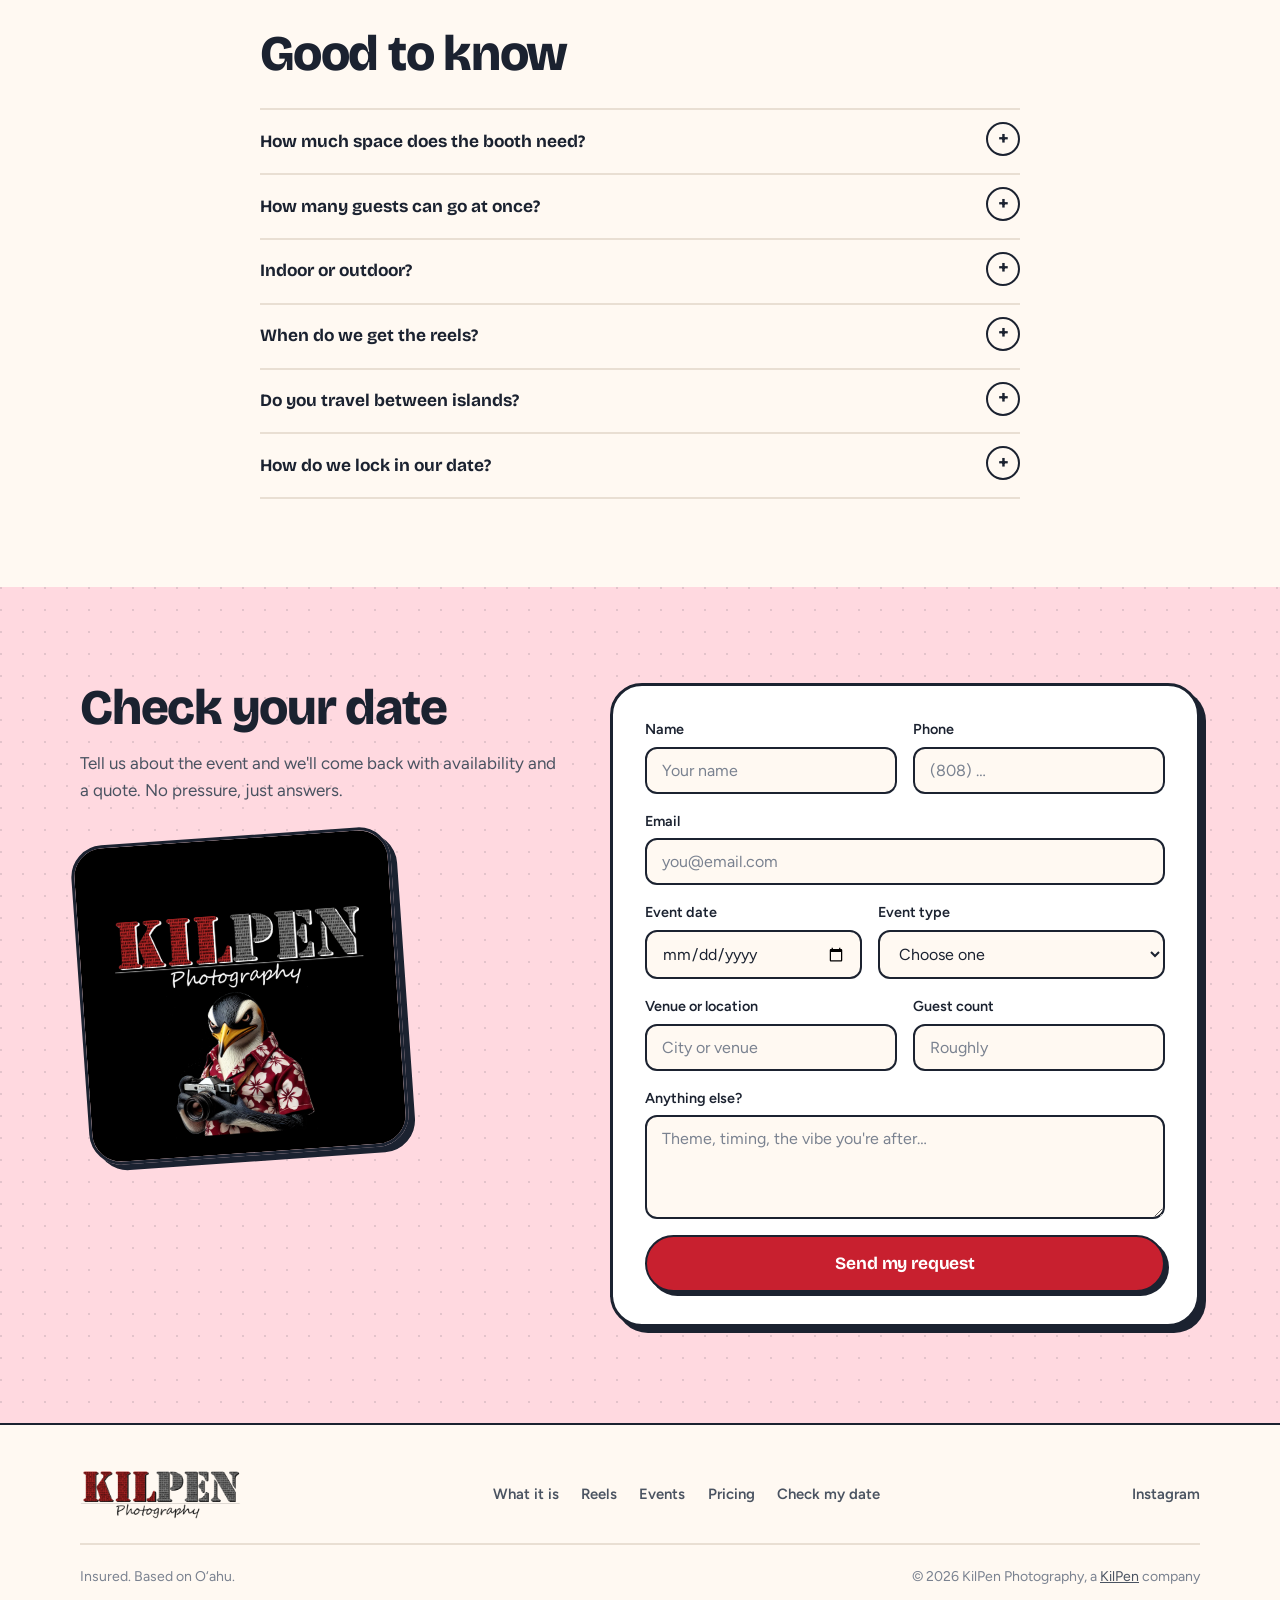
<file: drone/index.html>
<!DOCTYPE html>
<html lang="en">
<head>
  <meta charset="utf-8">
  <title>KilPen Photography</title>
  <meta name="robots" content="noindex">
  <meta http-equiv="refresh" content="0; url=/">
  <link rel="canonical" href="https://kilpen.photography/">
  <script>location.replace("/");</script>
</head>
<body>
  <p>This page has moved — visit <a href="/">kilpen.photography</a> for our 360° photo booth.</p>
</body>
</html>
</file>
<file: assets/css/booth.css>
/* ============================================================
   KilPen Photography — 360° Photo Booth page
   Light, sunny, a little silly. The brand red stays the one strong
   colour; everything else is sand, lagoon, pineapple and plumeria.
   Section cards borrow the look of photo-booth prop signs.
   ============================================================ */

:root {
  --sand:#FFF9F2; --sand-2:#FFF1E2; --paper:#FFFFFF;
  --ink:#1B2230; --ink-2:#4A5361; --ink-3:#7A8290;
  --hibiscus:#C8202F; --hibiscus-2:#A3182A;
  --lagoon:#17A2B2; --lagoon-2:#D9F2F5;
  --pineapple:#FFC43D; --pineapple-2:#FFF0C2;
  --plumeria:#FFD9E0;
  --line:#E9DFD3;
  --font-display:"Bricolage Grotesque",system-ui,sans-serif;
  --font-body:"Figtree",system-ui,sans-serif;
  --r-sm:12px; --r:22px; --r-lg:32px;
  --shadow-hard:6px 6px 0 var(--ink);
  --shadow-soft:0 20px 50px -24px rgba(27,34,48,.28);
}

* { margin:0; padding:0; box-sizing:border-box; }
html { scroll-behavior:smooth; scroll-padding-top:90px; }
body {
  background:var(--sand); color:var(--ink);
  font-family:var(--font-body); font-size:17px; line-height:1.6;
  -webkit-font-smoothing:antialiased;
}
img { max-width:100%; display:block; height:auto; }
a { color:var(--hibiscus); }
:focus-visible { outline:3px solid var(--lagoon); outline-offset:3px; border-radius:6px; }

.container { width:min(1120px,92vw); margin-inline:auto; }
.container.narrow { width:min(760px,92vw); }

/* ---------- Type ---------- */
.section__title {
  font-family:var(--font-display); font-weight:800;
  font-size:clamp(2rem,4.2vw,3.1rem); line-height:1.02; letter-spacing:-.025em;
  max-width:18ch; margin-bottom:1rem;
}
.lede { font-size:1.12rem; color:var(--ink-2); max-width:38rem; }
.lede + .lede { margin-top:1rem; }

/* ---------- Buttons ---------- */
.btn {
  display:inline-flex; align-items:center; justify-content:center; gap:.5rem;
  padding:.85rem 1.5rem; border-radius:999px;
  font-family:var(--font-display); font-weight:700; font-size:1rem; letter-spacing:-.01em;
  text-decoration:none; cursor:pointer; border:2.5px solid var(--ink);
  transition:transform .18s, box-shadow .18s, background .18s;
}
.btn--primary { background:var(--hibiscus); color:#fff; box-shadow:4px 4px 0 var(--ink); }
.btn--primary:hover { transform:translate(-2px,-2px); box-shadow:6px 6px 0 var(--ink); background:var(--hibiscus-2); }
.btn--primary:active { transform:translate(2px,2px); box-shadow:2px 2px 0 var(--ink); }
.btn--outline { background:var(--paper); color:var(--ink); box-shadow:4px 4px 0 var(--ink); }
.btn--outline:hover { transform:translate(-2px,-2px); box-shadow:6px 6px 0 var(--ink); background:var(--pineapple-2); }
.btn--sm { padding:.55rem 1.1rem; font-size:.92rem; border-width:2px; box-shadow:3px 3px 0 var(--ink); }
.btn--lg { padding:1rem 1.9rem; font-size:1.08rem; }
.btn--full { width:100%; }

/* ---------- Nav ---------- */
.nav { position:fixed; inset:0 0 auto 0; z-index:100; height:78px; display:flex; align-items:center;
  background:rgba(255,249,242,.85); backdrop-filter:blur(10px); border-bottom:2px solid transparent; transition:border-color .3s; }
.nav.scrolled { border-bottom-color:var(--line); }
.nav__inner { width:min(1240px,94vw); margin-inline:auto; display:flex; align-items:center; justify-content:space-between; gap:1.5rem; }
.nav__brand img { height:46px; width:auto; }
.nav__links { display:flex; gap:1.6rem; }
.nav__links a { color:var(--ink-2); text-decoration:none; font-weight:600; font-size:.95rem; padding:.3rem 0; border-bottom:2px solid transparent; transition:color .2s, border-color .2s; }
.nav__links a:hover { color:var(--ink); border-bottom-color:var(--pineapple); }
.nav__toggle { display:none; flex-direction:column; gap:5px; background:none; border:none; cursor:pointer; padding:8px; }
.nav__toggle span { width:26px; height:3px; background:var(--ink); border-radius:3px; transition:transform .3s, opacity .3s; }
.nav__toggle.open span:nth-child(1){ transform:translateY(8px) rotate(45deg); }
.nav__toggle.open span:nth-child(2){ opacity:0; }
.nav__toggle.open span:nth-child(3){ transform:translateY(-8px) rotate(-45deg); }

/* ---------- Hero ---------- */
.hero { position:relative; padding:9.5rem 0 5rem; overflow:hidden; background:var(--sand); }
/* two soft colour pools behind the stage, blurred so they never show an edge */
.hero::before, .hero::after { content:""; position:absolute; border-radius:50%; filter:blur(70px); pointer-events:none; }
.hero::before { width:560px; height:560px; right:60px; top:40px; background:var(--pineapple-2); }
.hero::after { width:340px; height:340px; right:22%; bottom:90px; background:var(--lagoon-2); }
.hero__grid { position:relative; width:min(1180px,92vw); margin-inline:auto; display:grid; grid-template-columns:1.05fr .95fr; gap:2rem; align-items:center; }
.hero__title { font-family:var(--font-display); font-weight:800; font-size:clamp(3rem,7vw,5.4rem); line-height:.98; letter-spacing:-.035em; margin-bottom:1.3rem; }
.hero__title::after { content:""; display:block; width:6.5rem; height:.5rem; border-radius:999px; background:var(--pineapple); margin-top:1.1rem; }
.hero__sub { font-size:clamp(1.05rem,1.4vw,1.22rem); color:var(--ink-2); max-width:32rem; margin-bottom:2rem; }
.hero__cta { display:flex; gap:1rem; flex-wrap:wrap; }
.hero__facts { list-style:none; display:flex; gap:1.6rem; flex-wrap:wrap; margin-top:2.2rem; color:var(--ink-2); font-size:.95rem; }
.hero__facts strong { display:block; font-family:var(--font-display); font-size:1.35rem; color:var(--ink); letter-spacing:-.02em; line-height:1.1; }

/* the stage: ring + phone + penguin */
.hero__stage { position:relative; justify-self:center; width:min(100%,460px); aspect-ratio:1; display:grid; place-items:center; }
.ring { position:absolute; inset:0; animation:spin 28s linear infinite; }
.ring svg { width:100%; height:100%; overflow:visible; }
.ring__text { font-family:var(--font-display); font-weight:700; font-size:21px; letter-spacing:.14em; text-transform:uppercase; fill:var(--hibiscus); }
.phone { position:relative; width:46%; aspect-ratio:9/19; border-radius:32px; background:var(--ink); padding:7px; box-shadow:var(--shadow-hard), var(--shadow-soft); transform:rotate(-4deg); }
.phone__video { width:100%; height:100%; object-fit:cover; border-radius:26px; display:block; }
.phone__badge { position:absolute; top:-14px; right:-26px; transform:rotate(8deg); background:var(--pineapple); color:var(--ink); border:2.5px solid var(--ink);
  border-radius:999px; padding:.3rem .8rem; font-family:var(--font-display); font-weight:800; font-size:.8rem; box-shadow:3px 3px 0 var(--ink); }
.hero__penguin { position:absolute; width:46%; right:-4%; bottom:-6%; filter:drop-shadow(0 14px 18px rgba(27,34,48,.25)); transform:rotate(5deg); }
.confetti { position:absolute; width:14px; height:14px; border-radius:3px; border:2px solid var(--ink); animation:bob 4s ease-in-out infinite; }
.confetti--1 { top:9%; left:14%; background:var(--pineapple); transform:rotate(15deg); }
.confetti--2 { top:4%; right:22%; background:var(--lagoon); border-radius:50%; animation-delay:.6s; }
.confetti--3 { top:46%; left:3%; background:var(--plumeria); transform:rotate(-20deg); animation-delay:1.2s; }
.confetti--4 { bottom:16%; left:12%; background:var(--hibiscus); border-radius:50%; animation-delay:1.8s; }
.confetti--5 { top:30%; right:4%; background:var(--pineapple); border-radius:50%; animation-delay:2.4s; }
.confetti--6 { bottom:4%; right:34%; background:var(--lagoon); transform:rotate(30deg); animation-delay:3s; }

/* ---------- Sections ---------- */
.section { padding:5.5rem 0; }
.section--tint { background:var(--sand-2); }

/* what */
.what { display:grid; grid-template-columns:1.15fr .85fr; gap:3.5rem; align-items:center; }
.diagram { justify-self:center; width:min(100%,360px); }
.diagram svg { width:100%; height:auto; }
.diagram__label { font-family:var(--font-body); font-size:13px; fill:var(--ink-2); }
.diagram__sweep { transform-origin:160px 160px; animation:spin 9s linear infinite; }

/* reels — the real content, staggered like a shelf of phones */
.reels { display:grid; grid-template-columns:repeat(4,1fr); gap:1.4rem; margin-top:2.6rem; align-items:start; }
.reel { position:relative; margin:0; }
.reel--up { margin-top:-1.6rem; }
.reel__video { width:100%; aspect-ratio:9/16; object-fit:cover; display:block; border-radius:var(--r); border:3px solid var(--ink); box-shadow:var(--shadow-hard); background:var(--ink); }
.reel .sign { position:absolute; left:50%; bottom:-14px; transform:translateX(-50%) rotate(-3deg); white-space:nowrap; }
.reel:nth-child(even) .sign { transform:translateX(-50%) rotate(3deg); }
.reels__follow { margin-top:3rem; color:var(--ink-2); }
.reels__follow a { font-weight:600; }

/* prop-sign component */
.sign { display:inline-block; padding:.55rem 1rem; border:2.5px solid var(--ink); border-radius:var(--r-sm); box-shadow:4px 4px 0 var(--ink);
  font-family:var(--font-display); font-weight:800; font-size:1rem; letter-spacing:-.01em; color:var(--ink); background:var(--paper); }
.sign--yellow { background:var(--pineapple); }
.sign--pink { background:var(--plumeria); }
.sign--teal { background:var(--lagoon-2); }

/* steps — a real sequence, so the numbers earn their place */
.steps { list-style:none; display:grid; grid-template-columns:repeat(5,1fr); gap:1.2rem; margin-top:2.6rem; counter-reset:s; }
.step { background:var(--paper); border:2.5px solid var(--ink); border-radius:var(--r); padding:1.6rem 1.3rem 1.5rem; position:relative; }
.step__n { display:grid; place-items:center; width:40px; height:40px; border-radius:50%; background:var(--lagoon); color:#fff; border:2.5px solid var(--ink);
  font-family:var(--font-display); font-weight:800; font-size:1.1rem; margin-bottom:1rem; }
.step h3 { font-family:var(--font-display); font-weight:700; font-size:1.12rem; line-height:1.15; letter-spacing:-.015em; margin-bottom:.45rem; }
.step p { color:var(--ink-2); font-size:.93rem; line-height:1.5; }

/* events */
.events { display:grid; grid-template-columns:repeat(2,1fr); gap:1.3rem; margin-top:2.4rem; }
.event { background:var(--paper); border:2.5px solid var(--ink); border-radius:var(--r); padding:1.7rem 1.7rem 1.6rem; box-shadow:var(--shadow-hard); }
.event h3 { font-family:var(--font-display); font-weight:800; font-size:1.3rem; letter-spacing:-.02em; line-height:1.1; margin-bottom:.5rem; }
.event p { color:var(--ink-2); font-size:.98rem; }
.event:nth-child(1) { background:var(--plumeria); } .event:nth-child(2) { background:var(--pineapple-2); }
.event:nth-child(3) { background:var(--lagoon-2); } .event:nth-child(4) { background:var(--paper); }

/* tips as a scatter of prop signs */
.tips { display:grid; grid-template-columns:repeat(3,1fr); gap:1.6rem 1.4rem; margin-top:2.6rem; }
.tip.sign { display:block; padding:1.2rem 1.3rem; font-family:var(--font-body); font-weight:400; font-size:1rem; line-height:1.5; color:var(--ink); }
.tip strong { font-family:var(--font-display); font-weight:800; font-size:1.15rem; display:block; margin-bottom:.25rem; }
.tips .tip:nth-child(3n+1) { transform:rotate(-1.5deg); } .tips .tip:nth-child(3n+2) { transform:rotate(1deg) translateY(10px); } .tips .tip:nth-child(3n) { transform:rotate(-.5deg); }

/* pricing */
.pricing { display:grid; grid-template-columns:1.2fr .8fr; gap:3rem; align-items:center; }
.included { list-style:none; margin-top:1.6rem; display:grid; grid-template-columns:1fr 1fr; gap:.55rem 1.4rem; }
.included li { position:relative; padding-left:1.7rem; color:var(--ink-2); font-size:.97rem; }
.included li::before { content:""; position:absolute; left:0; top:.42em; width:14px; height:14px; border-radius:50%; background:var(--pineapple); border:2px solid var(--ink); }
.price { background:var(--paper); border:3px solid var(--ink); border-radius:var(--r-lg); padding:2.4rem 2.2rem; text-align:center; box-shadow:var(--shadow-hard); display:flex; flex-direction:column; align-items:center; gap:.3rem; transform:rotate(1.5deg); }
.price__from { color:var(--ink-2); font-weight:600; }
.price__v { font-family:var(--font-display); font-weight:800; font-size:clamp(3.4rem,6vw,4.8rem); line-height:1; letter-spacing:-.04em; color:var(--hibiscus); }
.price__l { color:var(--ink-2); margin-bottom:1.3rem; }
.price__note { margin-top:.9rem; font-size:.9rem; color:var(--ink-3); }

/* faq */
.faq { margin-top:1.8rem; border-top:2px solid var(--line); }
.faq details { border-bottom:2px solid var(--line); }
.faq summary { list-style:none; cursor:pointer; padding:1.1rem 2.4rem 1.1rem 0; position:relative; font-family:var(--font-display); font-weight:700; font-size:1.08rem; }
.faq summary::-webkit-details-marker { display:none; }
.faq summary::after { content:"+"; position:absolute; right:0; top:.75rem; width:30px; height:30px; display:grid; place-items:center; border-radius:50%; border:2px solid var(--ink); font-size:1.3rem; line-height:1; transition:transform .25s, background .25s; }
.faq details[open] summary::after { transform:rotate(45deg); background:var(--pineapple); }
.faq details p { padding:0 0 1.2rem; color:var(--ink-2); max-width:52rem; }

/* quote form */
.quote { padding:6rem 0; background:var(--plumeria);
  background-image:radial-gradient(circle at 1px 1px, rgba(27,34,48,.12) 1.5px, transparent 1.5px); background-size:22px 22px; }
.quote__grid { display:grid; grid-template-columns:.9fr 1.1fr; gap:3rem; align-items:start; }
.quote__copy p { color:var(--ink-2); max-width:30rem; }
.quote__penguin { width:min(100%,320px); margin-top:2rem; transform:rotate(-4deg); border-radius:var(--r-lg); border:3px solid var(--ink); box-shadow:var(--shadow-hard); }
.quote__form { background:var(--paper); border:3px solid var(--ink); border-radius:var(--r-lg); padding:2rem; display:flex; flex-direction:column; gap:1rem; box-shadow:var(--shadow-hard); }
.row2 { display:grid; grid-template-columns:1fr 1fr; gap:1rem; }
.quote__form label { display:flex; flex-direction:column; gap:.35rem; }
.quote__form label span { font-weight:600; font-size:.9rem; }
.quote__form input, .quote__form select, .quote__form textarea {
  font-family:var(--font-body); font-size:1rem; color:var(--ink); background:var(--sand);
  border:2px solid var(--ink); border-radius:var(--r-sm); padding:.75rem .9rem; resize:vertical; }
.quote__form input::placeholder, .quote__form textarea::placeholder { color:var(--ink-3); }
.quote__form input:focus, .quote__form select:focus, .quote__form textarea:focus { outline:none; border-color:var(--lagoon); box-shadow:0 0 0 4px var(--lagoon-2); }
.quote__ok { color:#1E7A46; font-weight:600; }
.quote__err { color:var(--hibiscus-2); font-weight:600; }
.quote__err a { color:inherit; }
.quote__form .hp { position:absolute; left:-9999px; width:1px; height:1px; overflow:hidden; }

/* footer */
.foot { padding:2.8rem 0 1.8rem; border-top:2.5px solid var(--ink); background:var(--sand); }
.foot__inner { display:flex; align-items:center; justify-content:space-between; gap:1.5rem; flex-wrap:wrap; padding-bottom:1.5rem; border-bottom:2px solid var(--line); }
.foot__brand img { height:49px; width:auto; }
.foot__links { display:flex; gap:1.4rem; flex-wrap:wrap; }
.foot__links a, .foot__social { color:var(--ink-2); text-decoration:none; font-weight:600; font-size:.93rem; }
.foot__links a:hover, .foot__social:hover { color:var(--hibiscus); }
.foot__legal { display:flex; justify-content:space-between; gap:1rem; flex-wrap:wrap; padding-top:1.3rem; font-size:.88rem; color:var(--ink-3); }
.foot__legal a { color:var(--ink-2); }

/* ---------- Motion ---------- */
@keyframes spin { to { transform:rotate(360deg); } }
@keyframes bob { 0%,100%{ translate:0 0; } 50%{ translate:0 -10px; } }

/* ---------- Responsive ---------- */
@media (max-width:1000px){
  .steps { grid-template-columns:repeat(3,1fr); }
  .tips { grid-template-columns:repeat(2,1fr); }
}
@media (max-width:860px){
  .hero { padding-top:7.5rem; }
  .hero__grid { grid-template-columns:1fr; gap:3rem; }
  .hero__stage { order:-1; width:min(100%,360px); }
  .what, .pricing, .quote__grid { grid-template-columns:1fr; gap:2.4rem; }
  .reels { grid-template-columns:repeat(2,1fr); gap:1.6rem 1.2rem; }
  .reel--up { margin-top:0; }
  .events { grid-template-columns:1fr; }
  .price { transform:none; }
}
@media (max-width:640px){
  body { font-size:16px; }
  .section { padding:4rem 0; }
  .nav__links { position:fixed; top:78px; left:0; right:0; flex-direction:column; align-items:center; gap:1.2rem;
    background:var(--sand); padding:1.6rem 0 2rem; border-bottom:2.5px solid var(--ink); transform:translateY(-130%); transition:transform .3s; }
  .nav__links.open { transform:translateY(0); }
  .nav__toggle { display:flex; }
  .nav__actions { display:none; }
  .steps, .tips { grid-template-columns:1fr; }
  .tips .tip { transform:none !important; }
  .included { grid-template-columns:1fr; }
  .row2 { grid-template-columns:1fr; }
  .ring__text { font-size:24px; }
  .quote__penguin { display:none; }
}
@media (prefers-reduced-motion: reduce){
  html { scroll-behavior:auto; }
  .ring, .diagram__sweep, .confetti { animation:none !important; }
  .btn, .nav__links a { transition:none; }
}
</file>
